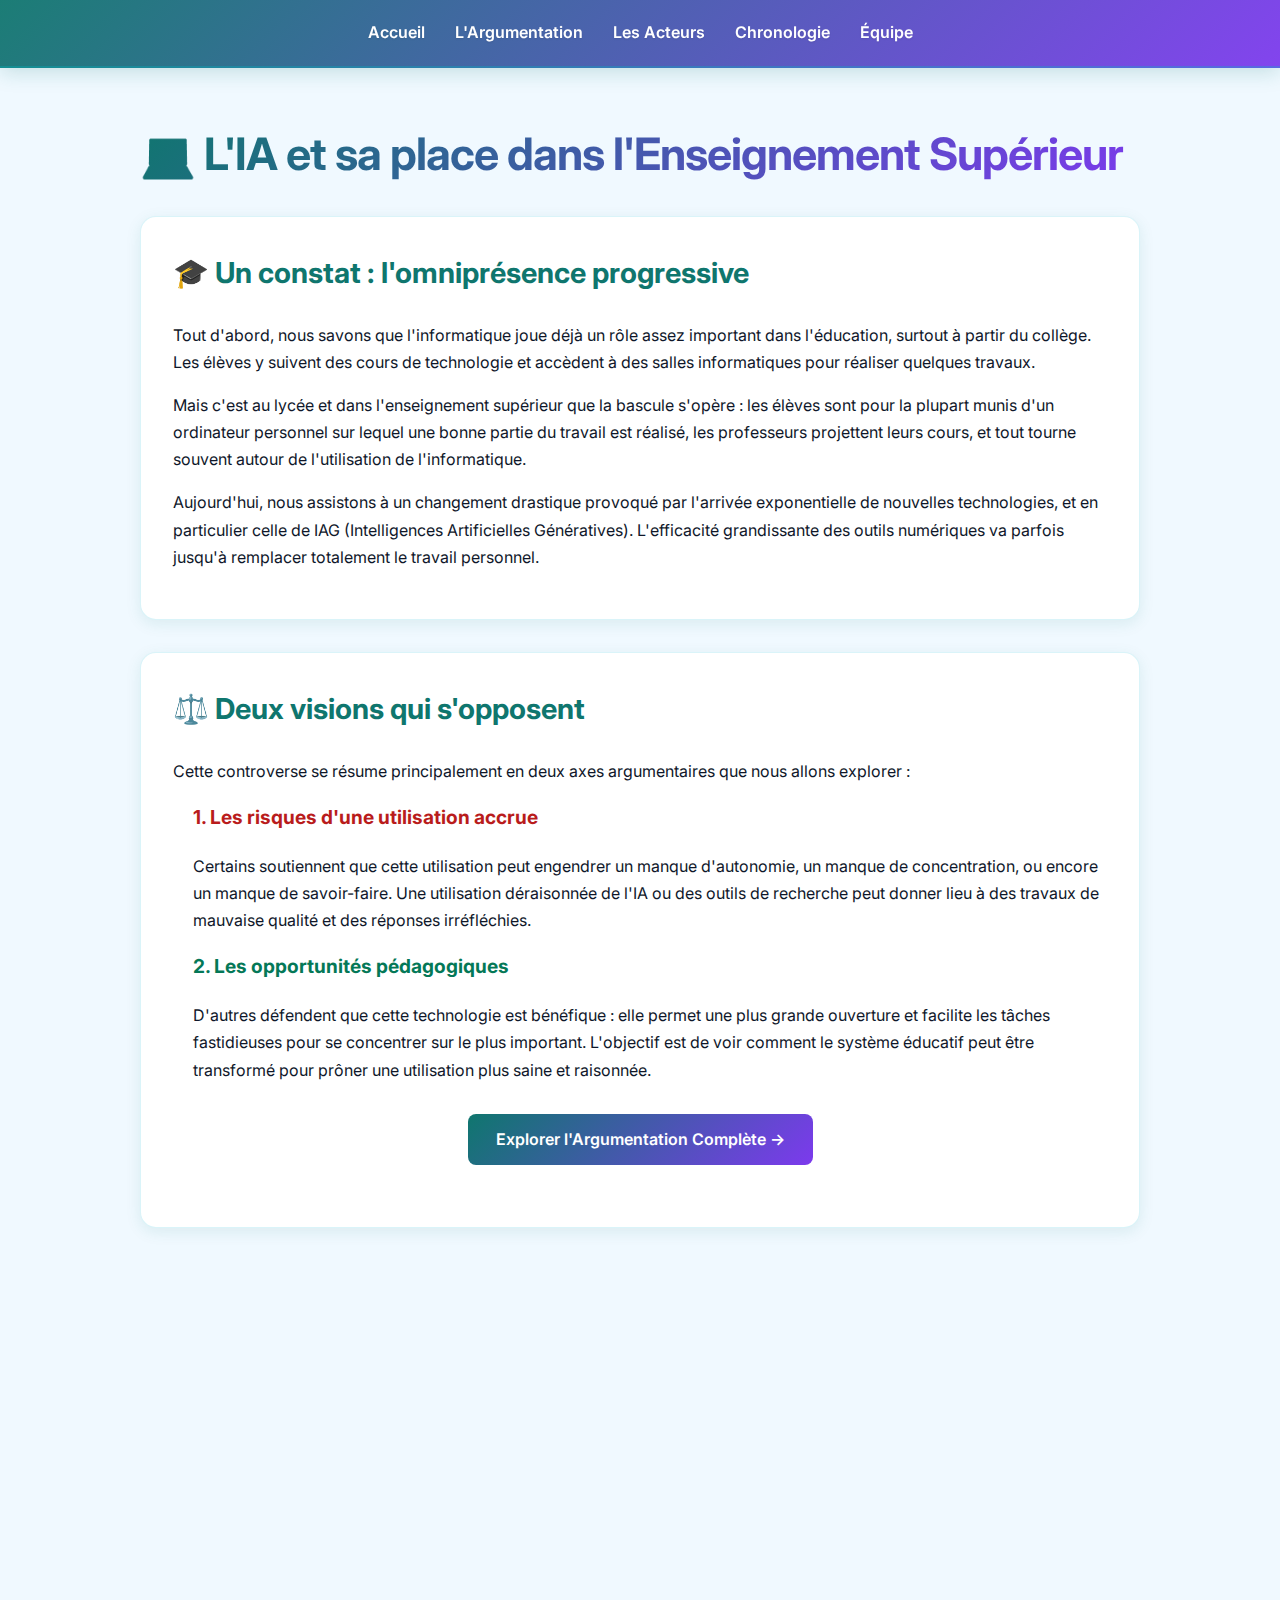
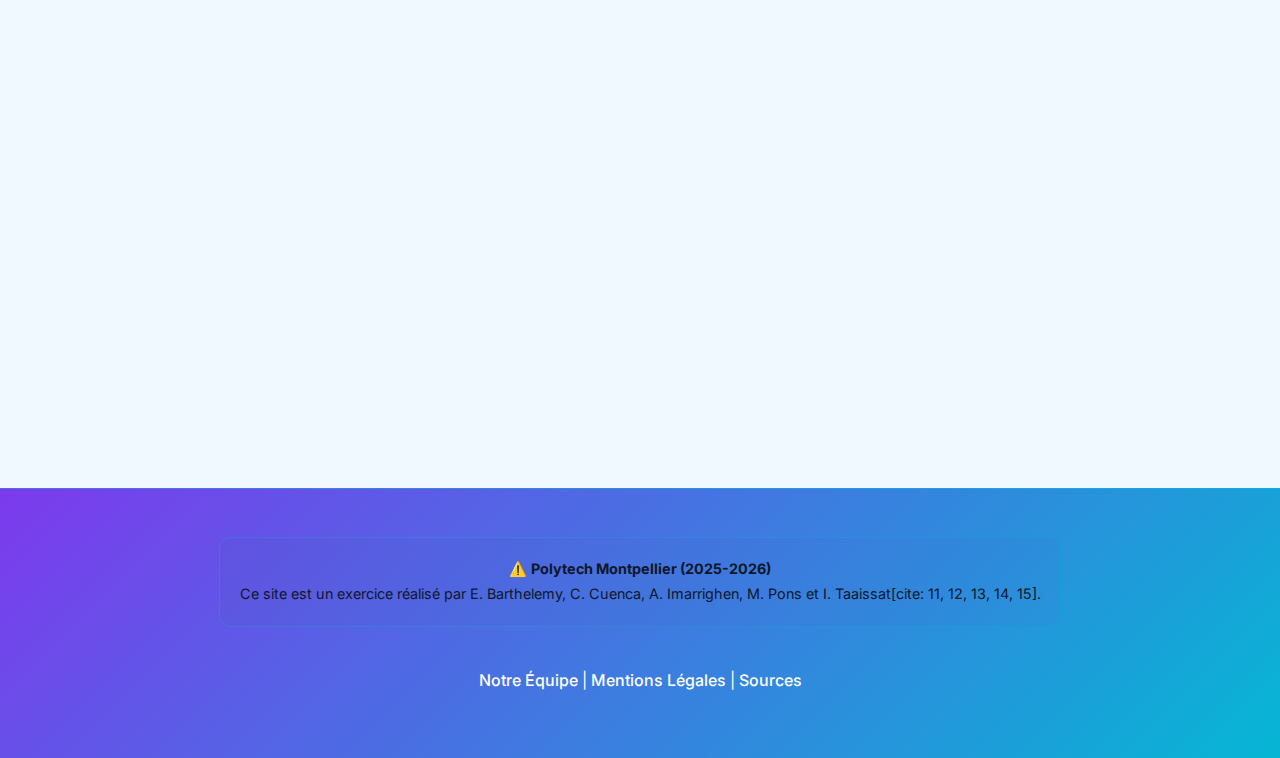
<file: index.html>
<!DOCTYPE html>
<html lang="fr">
<head>
    <meta charset="UTF-8">
    <meta name="viewport" content="width=device-width, initial-scale=1.0">
    <title>Controverse : Informatique & Éducation</title>
    <link rel="stylesheet" href="style.css">
</head>
<body>

<header>
    <nav>
        <ul>
            <li><a href="index.html">Accueil</a></li>
            <li><a href="pages/argumentation.html">L'Argumentation</a></li>
            <li><a href="pages/acteurs.html">Les Acteurs</a></li>
            <li><a href="pages/chronologie.html">Chronologie</a></li>
            <li><a href="pages/equipe.html">Équipe</a></li>
        </ul>
    </nav>
</header>

<main>
    <h1>💻 L'IA et sa place dans l'Enseignement Supérieur</h1>

    <article>
        <h2>🎓 Un constat : l'omniprésence progressive</h2>
        <p>
            Tout d'abord, nous savons que l'informatique joue déjà un rôle assez important dans l'éducation,
            surtout à partir du collège. Les élèves y suivent des cours de technologie et accèdent à des salles informatiques
            pour réaliser quelques travaux.
        </p>
        <p>
            Mais c'est au lycée et dans l'enseignement supérieur que la bascule s'opère : les élèves sont pour la plupart munis
            d'un ordinateur personnel sur lequel une bonne partie du travail est réalisé, les professeurs projettent leurs cours,
            et tout tourne souvent autour de l'utilisation de l'informatique.
        </p>
        <p>
            Aujourd'hui, nous assistons à un changement drastique provoqué par l'arrivée exponentielle de nouvelles technologies, et en particulier celle de IAG (Intelligences Artificielles Génératives).
            L'efficacité grandissante des outils numériques va parfois jusqu'à remplacer totalement le travail personnel.
        </p>
    </article>

    <article>
        <h2>⚖️ Deux visions qui s'opposent</h2>
        <p>
            Cette controverse se résume principalement en deux axes argumentaires que nous allons explorer :
        </p>

        <div style="margin-left: 20px; margin-bottom: 20px;">
            <h3 style="font-size: 1.2rem; color: #b91c1c;">1. Les risques d'une utilisation accrue</h3>
            <p>
                Certains soutiennent que cette utilisation peut engendrer un manque d'autonomie, un manque de concentration,
                ou encore un manque de savoir-faire. Une utilisation déraisonnée de l'IA ou des outils de recherche
                peut donner lieu à des travaux de mauvaise qualité et des réponses irréfléchies.
            </p>

            <h3 style="font-size: 1.2rem; color: #047857;">2. Les opportunités pédagogiques</h3>
            <p>
                D'autres défendent que cette technologie est bénéfique : elle permet une plus grande ouverture et facilite
                les tâches fastidieuses pour se concentrer sur le plus important. L'objectif est de voir comment
                le système éducatif peut être transformé pour prôner une utilisation plus saine et raisonnée.
            </p>
        </div>

        <div style="text-align: center; margin: 30px 0;">
            <a href="pages/argumentation.html" class="button">Explorer l'Argumentation Complète &rarr;</a>
        </div>
    </article>

    <article>
        <h2>🤔 Pourquoi cette controverse nous touche ?</h2>
        <p>
            Actuellement en formation à <strong>Polytech Montpellier</strong>, ce sujet est crucial pour nous et touche autant
            notre présent que notre futur. Nous nous posons régulièrement la question : jusqu'où sommes-nous prêts
            à utiliser l'informatique et à nous appuyer dessus pour notre travail personnel ?
        </p>
        <p>
            Le constat est alarmant : <strong>aucune règle précise n'est mise en place pour en contrôler l'utilisation</strong>.
            Si aucune régulation n'intervient, de plus en plus d'étudiants pourraient s'attacher trop à l'IA et devenir dépendants,
            remplaçant ainsi l'éducation et le travail personnel par du simple « prompting ».
        </p>
        <p style="font-weight: bold; border-left: 4px solid var(--primary); padding-left: 15px; margin-top: 20px;">
            Nous pensons donc que cette controverse est un pilier pour le futur du monde, et qu'elle doit être abordée
            avec la plus haute attention.
        </p>
    </article>

    <section>
        <h2>🔍 Naviguer dans notre dossier</h2>
        <div style="display: grid; grid-template-columns: repeat(auto-fit, minmax(240px, 1fr)); gap: 1.5rem; margin-top: 1.5rem;">
            <div style="padding: 1.5rem; background: linear-gradient(135deg, rgba(124,58,237,0.08) 0%, rgba(6,182,212,0.08) 100%); border-radius: 12px; border-left: 4px solid #7c3aed;">
                <h3 style="margin-top: 0; color: #7c3aed;">👥 Les Acteurs</h3>
                <p>Les acteurs de l'essor de l'IA.</p>
                <a href="pages/acteurs.html" style="font-size: 0.9rem; font-weight: bold;">Voir la carte &rarr;</a>
            </div>
            <div style="padding: 1.5rem; background: linear-gradient(135deg, rgba(6,182,212,0.08) 0%, rgba(15,118,110,0.08) 100%); border-radius: 12px; border-left: 4px solid #06b6d4;">
                <h3 style="margin-top: 0; color: #06b6d4;">⏱️ La Chronologie</h3>
                <p>L'évolution rapide des IA.</p>
                <a href="pages/chronologie.html" style="font-size: 0.9rem; font-weight: bold;">Voir la frise &rarr;</a>
            </div>
        </div>
    </section>

</main>

<footer>
    <div class="disclaimer">
        ⚠️ <strong>Polytech Montpellier (2025-2026)</strong><br>
        Ce site est un exercice réalisé par E. Barthelemy, C. Cuenca, A. Imarrighen, M. Pons et I. Taaissat[cite: 11, 12, 13, 14, 15].
    </div>
    <p>
        <a href="pages/equipe.html">Notre Équipe</a> |
        <a href="pages/mentions.html">Mentions Légales</a> |
        <a href="pages/bibliographie.html">Sources</a>
    </p>
</footer>

<script src="script.js"></script>
</body>
</html>
</file>
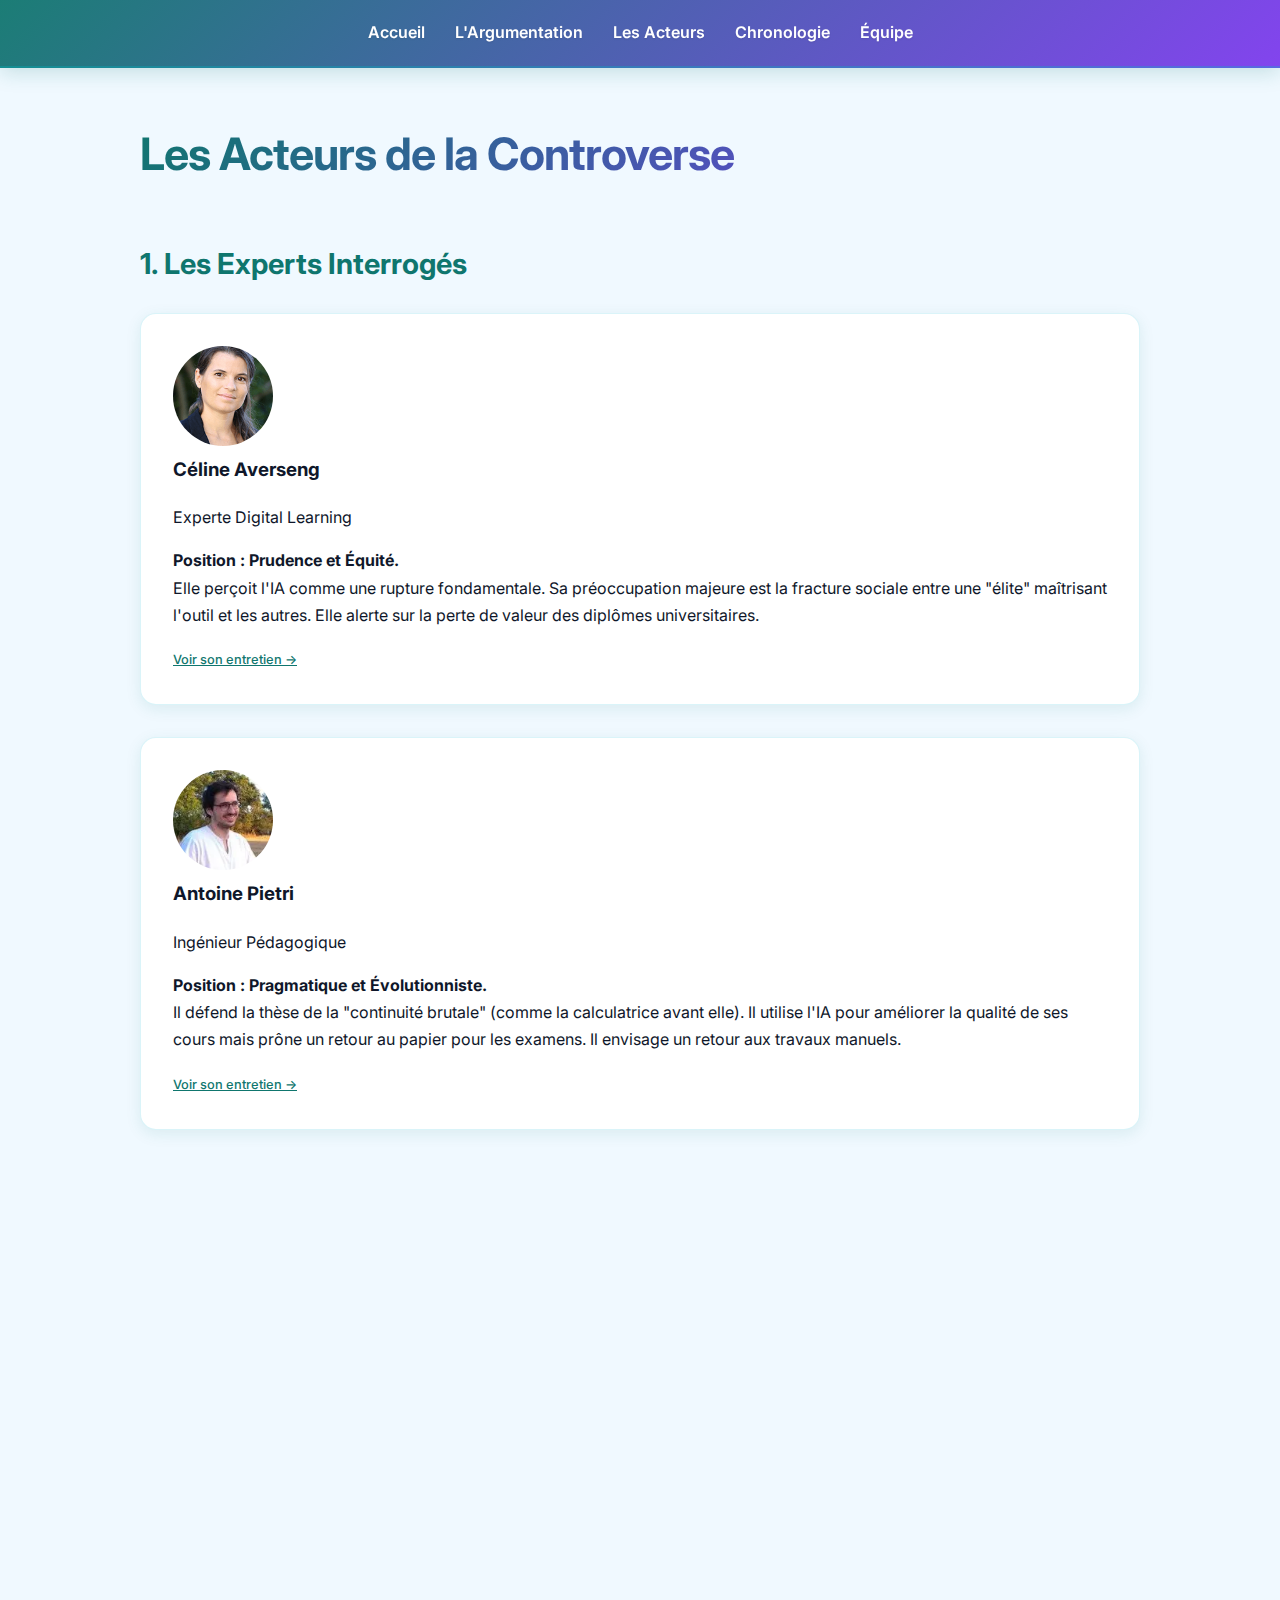
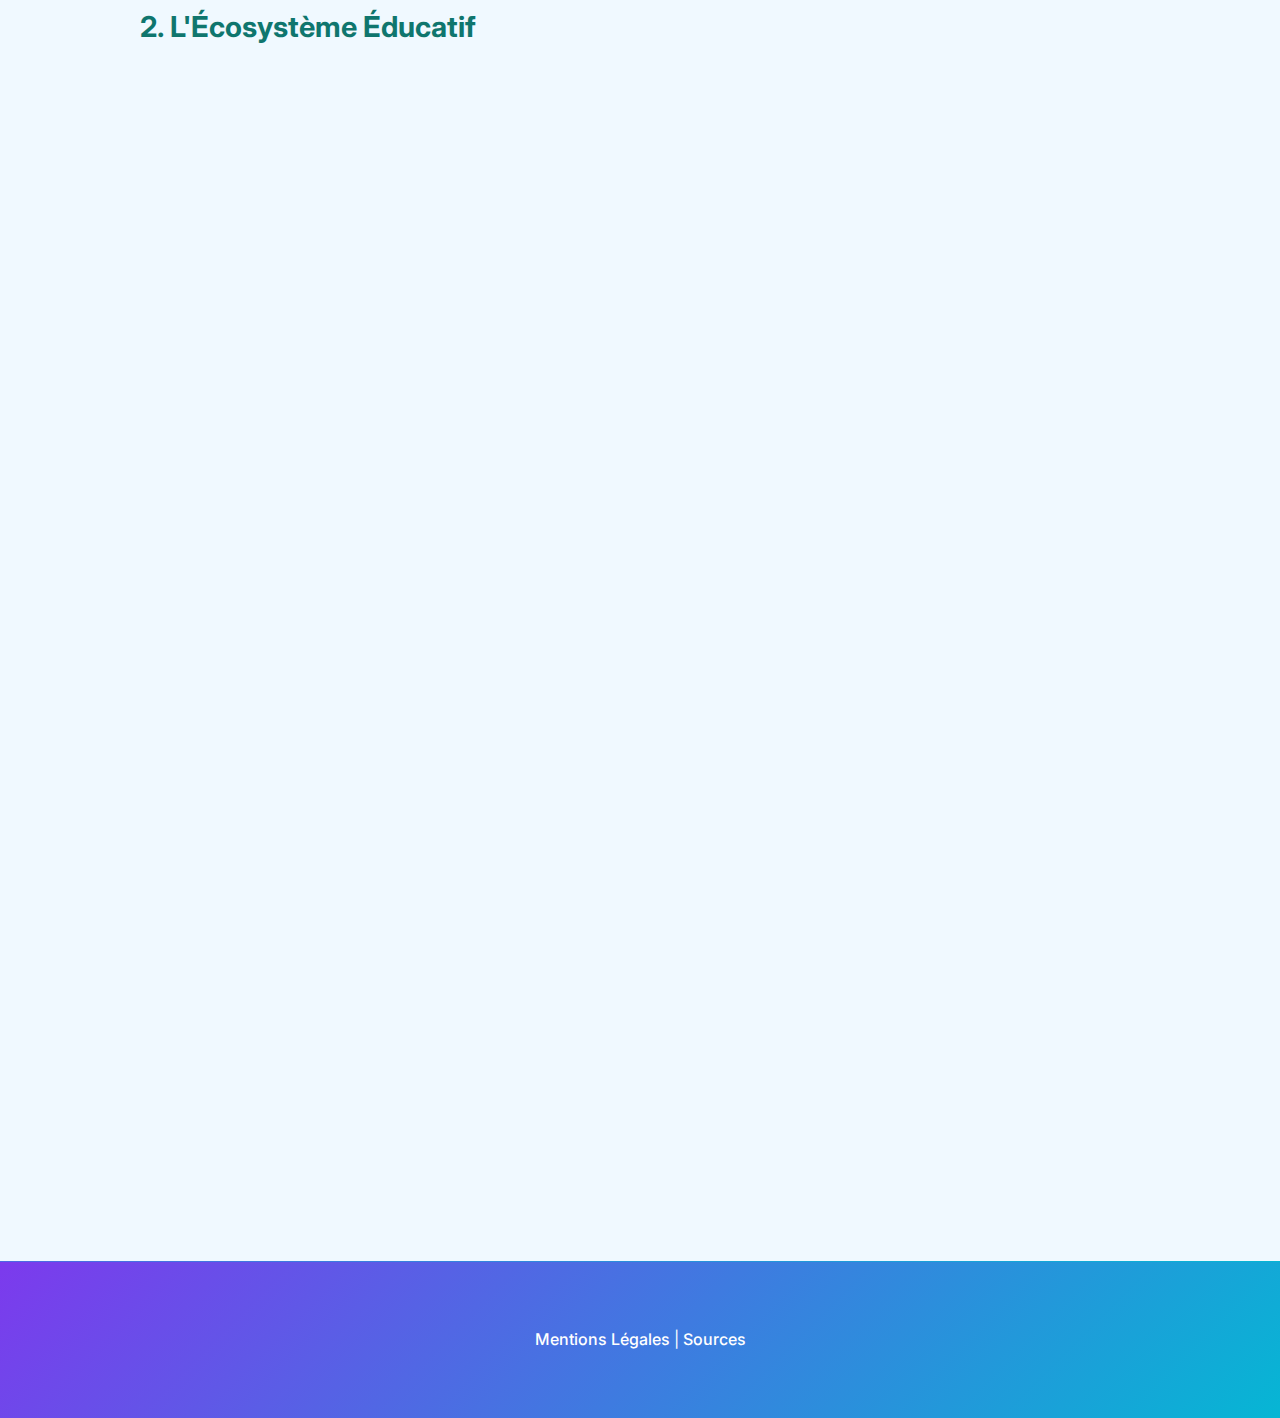
<file: pages/acteurs.html>
<!DOCTYPE html>
<html lang="fr">
<head>
  <meta charset="UTF-8">
  <title>Cartographie des Acteurs</title>
  <link rel="stylesheet" href="../style.css">
</head>
<body>

<header>
  <nav>
    <ul>
      <li><a href="../index.html">Accueil</a></li>
      <li><a href="argumentation.html">L'Argumentation</a></li>
      <li><a href="acteurs.html">Les Acteurs</a></li>
      <li><a href="chronologie.html">Chronologie</a></li>
      <li><a href="equipe.html">Équipe</a></li>
    </ul>
  </nav>
</header>

<main>
  <h1>Les Acteurs de la Controverse</h1>

  <h2 style="color: var(--primary); margin-top: 3rem;">1. Les Experts Interrogés</h2>
  <div class="actors-grid">

    <div class="actor-card">
      <img src="../assets/celine_averseng.png" alt="Céline Averseng" style="border-radius:50%; width: 100px; height: 100px; object-fit: cover;">
      <h3>Céline Averseng</h3>
      <span class="actor-role" >Experte Digital Learning</span>
      <p>
        <strong>Position : Prudence et Équité.</strong><br>
        Elle perçoit l'IA comme une rupture fondamentale. Sa préoccupation majeure est la fracture sociale entre une "élite" maîtrisant l'outil et les autres. Elle alerte sur la perte de valeur des diplômes universitaires.
      </p>
      <a href="dossier-preuve.html#averseng" style="font-size: 0.8rem; text-decoration: underline;">Voir son entretien &rarr;</a>
    </div>

    <div class="actor-card">
      <img src="../assets/antoine_pietri.png" alt="Antoine Pietri" style="border-radius:50%; width: 100px; height: 100px; object-fit: cover;">
      <h3>Antoine Pietri</h3>
      <span class="actor-role">Ingénieur Pédagogique</span>
      <p>
        <strong>Position : Pragmatique et Évolutionniste.</strong><br>
        Il défend la thèse de la "continuité brutale" (comme la calculatrice avant elle). Il utilise l'IA pour améliorer la qualité de ses cours mais prône un retour au papier pour les examens. Il envisage un retour aux travaux manuels.
      </p>
      <a href="dossier-preuve.html#pietri" style="font-size: 0.8rem; text-decoration: underline;">Voir son entretien &rarr;</a>
    </div>

    <div class="actor-card">
      <img src="../assets/jeremi_sauvage.png" alt="Jérémi Sauvage" style="border-radius:50%; width: 100px; height: 100px; object-fit: cover;">
      <h3>Jérémi Sauvage</h3>
      <span class="actor-role">Enseignant Chercheur</span>
      <p>
        <strong>Position : Critique et Historique.</strong><br>
        Il replace l'IA dans l'histoire de Turing et la définit comme un "simulacre" sans conscience. Il alerte sur l'impact écologique et le risque d'effondrement du modèle. Il insiste sur la formation au "Prompting".
      </p>
      <a href="dossier-preuve.html#sauvage" style="font-size: 0.8rem; text-decoration: underline;">Voir son entretien &rarr;</a>
    </div>

  </div>

  <h2 style="color: var(--primary); margin-top: 3rem;">2. L'Écosystème Éducatif</h2>
  <div class="actors-grid">

    <div class="actor-card">
      <img src="../assets/student.png" alt="Étudiants" style="border-radius:50%; width: 100px; height: 100px; object-fit: cover;">
      <h3>Les Étudiants</h3>
      <span class="actor-role">Utilisateurs</span>
      <p>
        Premiers concernés, ils oscillent entre l'opportunité d'un tuteur personnalisé et le risque de dépendance cognitive ("prompting" au lieu d'apprendre). Ils font face à une illusion de compétence : beaucoup ne savent pas "prompter" efficacement.
      </p>
    </div>

    <div class="actor-card">
      <img src="../assets/institution.png" alt="Institutions" style="border-radius:50%; width: 100px; height: 100px; object-fit: cover;">
      <h3>Les Institutions</h3>
      <span class="actor-role">Régulateurs</span>
      <p>
        (Polytech, Universités, Ministère). Elles sont en retard sur la régulation. Elles cherchent à adapter les méthodes d'évaluation (oral, papier) pour garantir la valeur du diplôme, tout en intégrant ces outils inévitables.
      </p>
    </div>

    <div class="actor-card">
      <img src="../assets/openai.png" alt="Tech" style="border-radius:50%; width: 100px; height: 100px; object-fit: cover;">
      <h3>Les Constructeurs d'IA</h3>
      <span class="actor-role">Fournisseurs</span>
      <p>
        (OpenAI, Google, etc.). Acteurs souvent invisibles mais cruciaux. Jérémi Sauvage souligne qu'ils ne sont pas éthiquement neutres. Ils détiennent le pouvoir de modifier l'information et d'influencer les masses.
      </p>
    </div>

  </div>
</main>

<footer>
  <p>
    <a href="mentions.html">Mentions Légales</a> |
    <a href="bibliographie.html">Sources</a>
  </p>
</footer>

<script src="../script.js"></script>
</body>
</html>
</file>
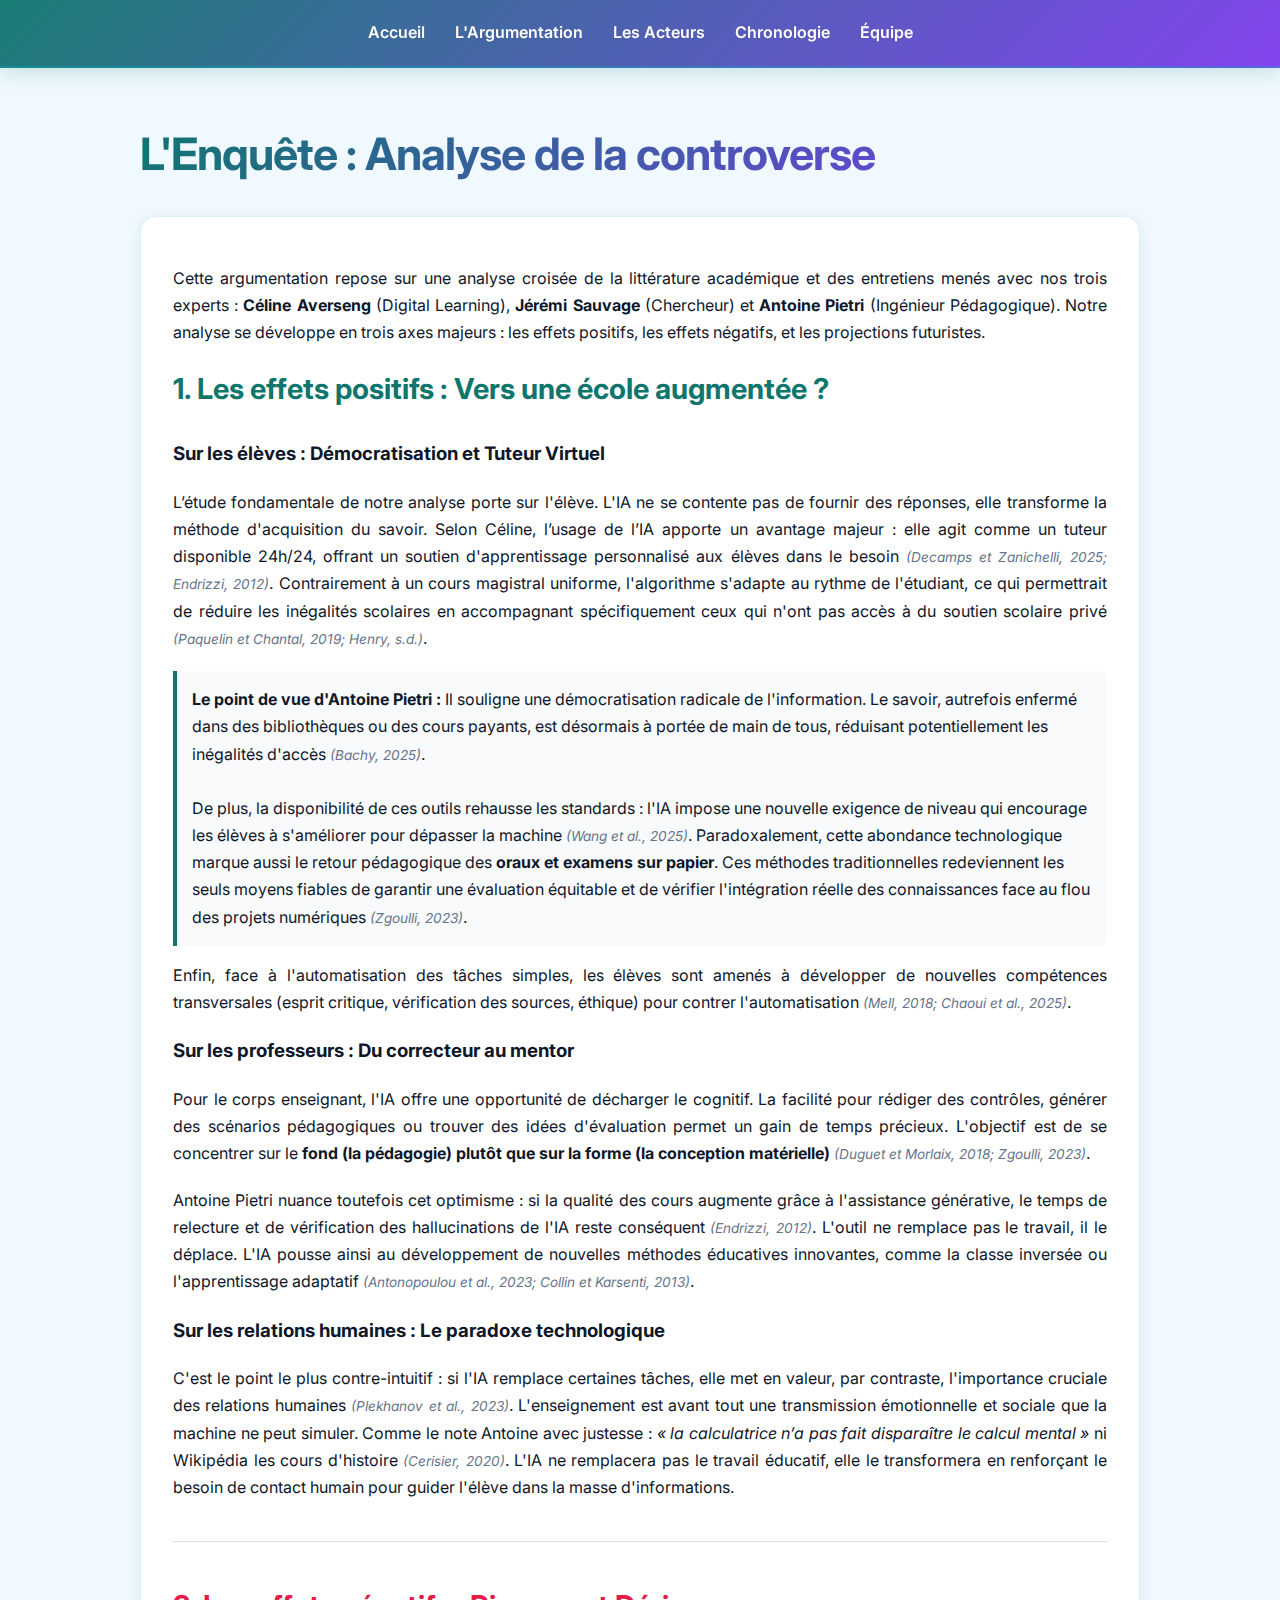
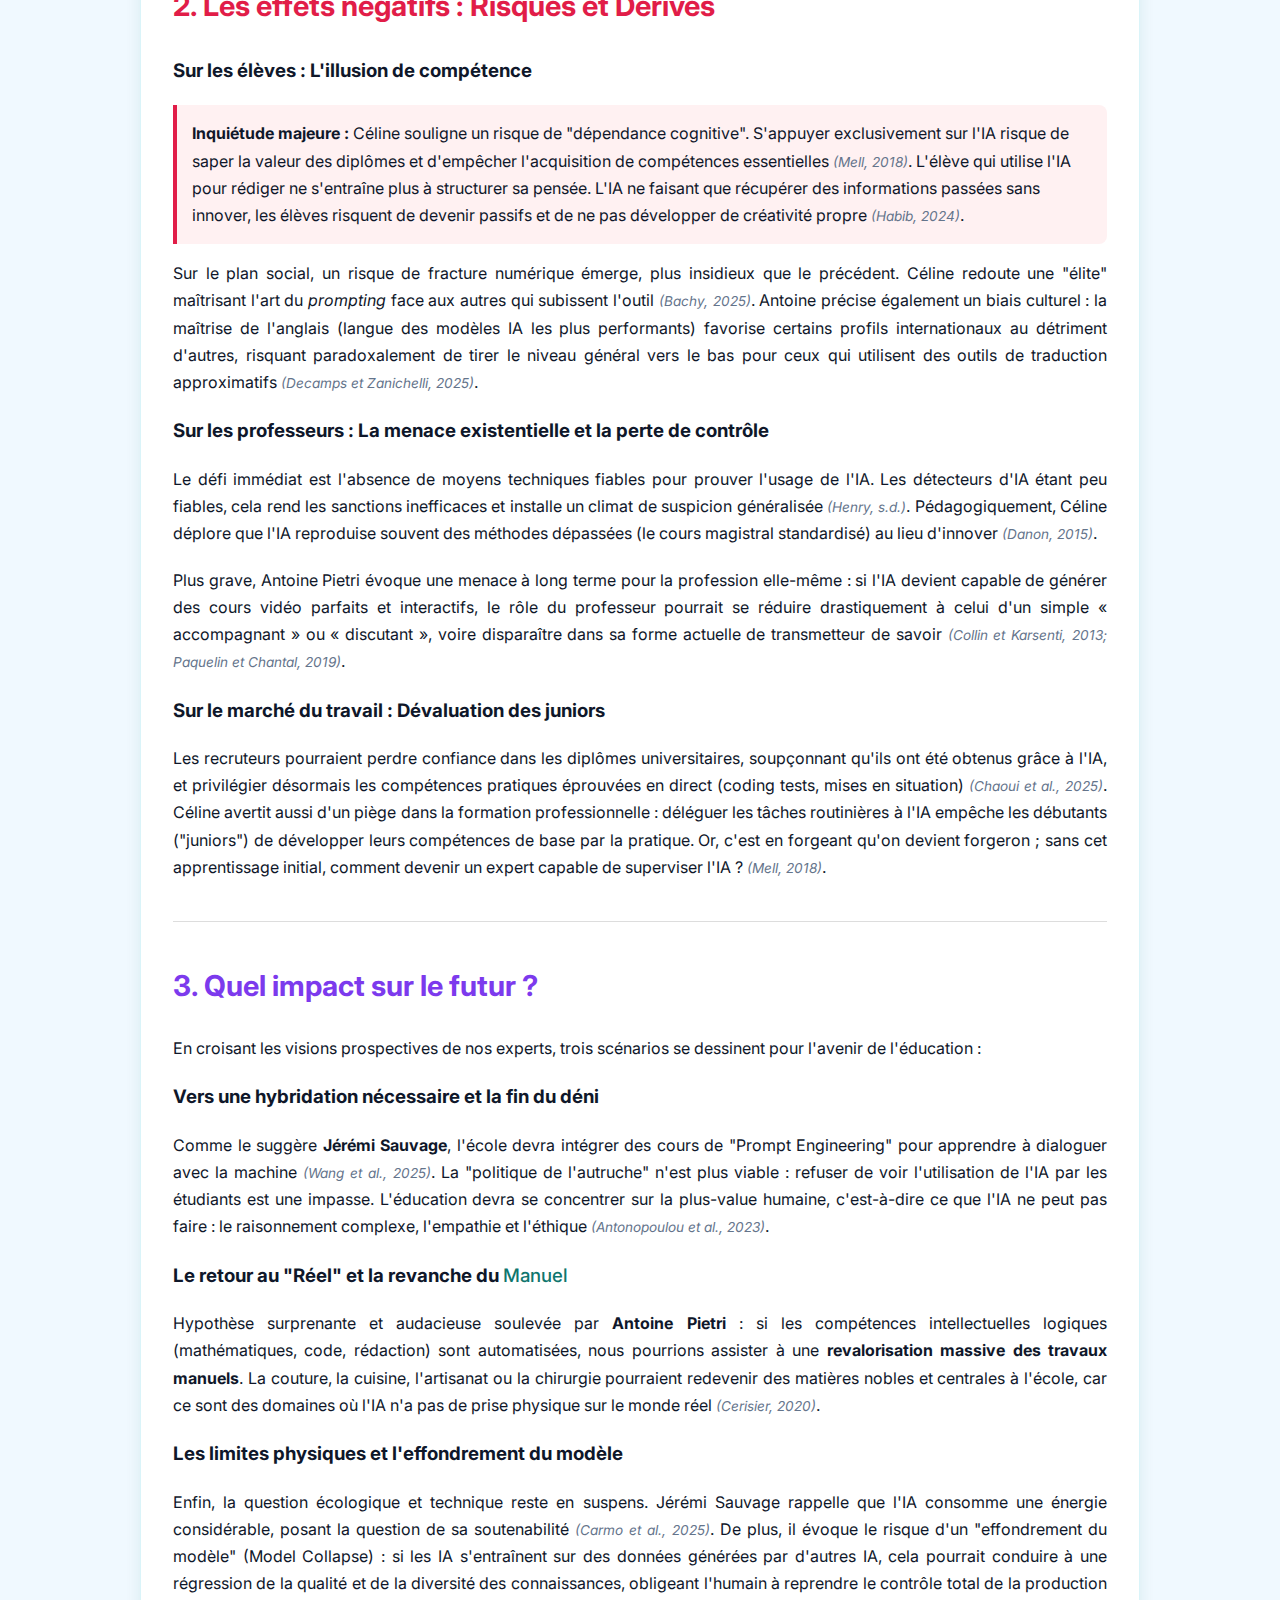
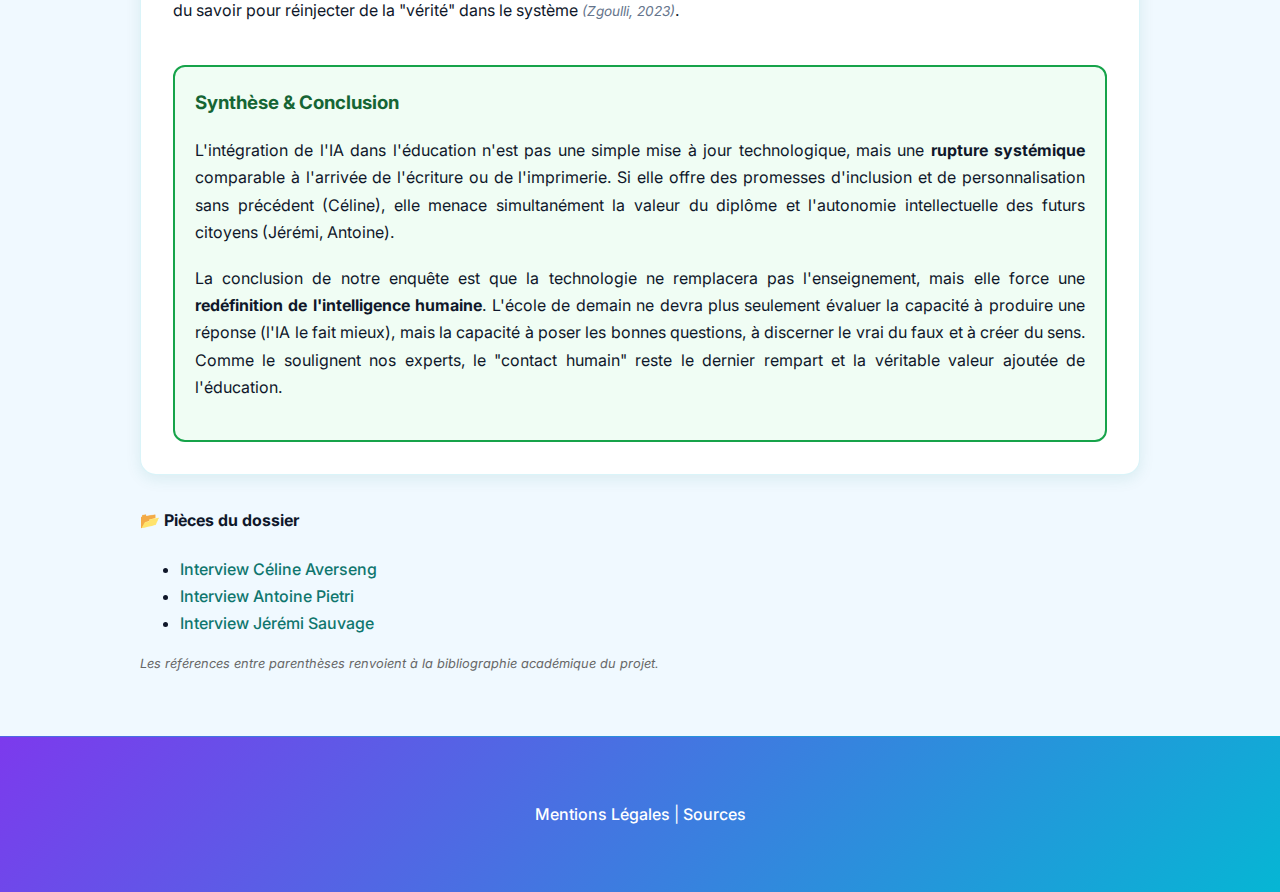
<file: pages/argumentation.html>
<!DOCTYPE html>
<html lang="fr">
<head>
  <meta charset="UTF-8">
  <title>L'Argumentation - Analyse</title>
  <link rel="stylesheet" href="../style.css">
  <style>
    /* Petit style pour rendre les références académiques discrètes mais lisibles */
    .ref {
      font-size: 0.85em;
      color: #64748b;
      font-style: italic;
    }
    .highlight-box {
      background-color: #f8fafc;
      border-left: 4px solid var(--primary);
      padding: 15px;
      margin: 15px 0;
      border-radius: 0 8px 8px 0;
    }
    .negative-box {
      background-color: #fff1f2;
      border-left: 4px solid #e11d48;
      padding: 15px;
      margin: 15px 0;
      border-radius: 0 8px 8px 0;
    }
    /* Amélioration de la lisibilité du texte */
    article p {
      text-align: justify;
      margin-bottom: 1.2rem;
    }
  </style>
</head>
<body>

<header>
  <nav>
    <ul>
      <li><a href="../index.html">Accueil</a></li>
      <li><a href="argumentation.html">L'Argumentation</a></li>
      <li><a href="acteurs.html">Les Acteurs</a></li>
      <li><a href="chronologie.html">Chronologie</a></li>
      <li><a href="equipe.html">Équipe</a></li>
    </ul>
  </nav>
</header>

<main>
  <h1>L'Enquête : Analyse de la controverse</h1>

  <div class="layout-argumentation">
    <article>
      <p class="intro">
        Cette argumentation repose sur une analyse croisée de la littérature académique et des entretiens menés avec nos trois experts :
        <strong>Céline Averseng</strong> (Digital Learning), <strong>Jérémi Sauvage</strong> (Chercheur) et <strong>Antoine Pietri</strong> (Ingénieur Pédagogique).
        Notre analyse se développe en trois axes majeurs : les effets positifs, les effets négatifs, et les projections futuristes.
      </p>

      <h2 style="color: var(--primary);">1. Les effets positifs : Vers une école augmentée ?</h2>

      <h3>Sur les élèves : Démocratisation et Tuteur Virtuel</h3>
      <p>
        L’étude fondamentale de notre analyse porte sur l'élève. L'IA ne se contente pas de fournir des réponses, elle transforme la méthode d'acquisition du savoir.
        Selon Céline, l’usage de l’IA apporte un avantage majeur : elle agit comme un tuteur disponible 24h/24, offrant un soutien d'apprentissage personnalisé aux élèves dans le besoin <span class="ref">(Decamps et Zanichelli, 2025; Endrizzi, 2012)</span>.
        Contrairement à un cours magistral uniforme, l'algorithme s'adapte au rythme de l'étudiant, ce qui permettrait de réduire les inégalités scolaires en accompagnant spécifiquement ceux qui n'ont pas accès à du soutien scolaire privé <span class="ref">(Paquelin et Chantal, 2019; Henry, s.d.)</span>.
      </p>

      <div class="highlight-box">
        <strong>Le point de vue d'Antoine Pietri :</strong> Il souligne une démocratisation radicale de l'information. Le savoir, autrefois enfermé dans des bibliothèques ou des cours payants, est désormais à portée de main de tous,
        réduisant potentiellement les inégalités d'accès <span class="ref">(Bachy, 2025)</span>.
        <br><br>
        De plus, la disponibilité de ces outils rehausse les standards : l'IA impose une nouvelle exigence de niveau qui encourage les élèves à s'améliorer pour dépasser la machine <span class="ref">(Wang et al., 2025)</span>.
        Paradoxalement, cette abondance technologique marque aussi le retour pédagogique des <strong>oraux et examens sur papier</strong>. Ces méthodes traditionnelles redeviennent les seuls moyens fiables de garantir une évaluation équitable et de vérifier l'intégration réelle des connaissances face au flou des projets numériques <span class="ref">(Zgoulli, 2023)</span>.
      </div>

      <p>
        Enfin, face à l'automatisation des tâches simples, les élèves sont amenés à développer de nouvelles compétences transversales (esprit critique, vérification des sources, éthique) pour contrer l'automatisation <span class="ref">(Mell, 2018; Chaoui et al., 2025)</span>.
      </p>

      <h3>Sur les professeurs : Du correcteur au mentor</h3>
      <p>
        Pour le corps enseignant, l'IA offre une opportunité de décharger le cognitif. La facilité pour rédiger des contrôles, générer des scénarios pédagogiques ou trouver des idées d'évaluation permet un gain de temps précieux.
        L'objectif est de se concentrer sur le <strong>fond (la pédagogie) plutôt que sur la forme (la conception matérielle)</strong> <span class="ref">(Duguet et Morlaix, 2018; Zgoulli, 2023)</span>.
      </p>
      <p>
        Antoine Pietri nuance toutefois cet optimisme : si la qualité des cours augmente grâce à l'assistance générative, le temps de relecture et de vérification des hallucinations de l'IA reste conséquent <span class="ref">(Endrizzi, 2012)</span>.
        L'outil ne remplace pas le travail, il le déplace. L'IA pousse ainsi au développement de nouvelles méthodes éducatives innovantes, comme la classe inversée ou l'apprentissage adaptatif <span class="ref">(Antonopoulou et al., 2023; Collin et Karsenti, 2013)</span>.
      </p>

      <h3>Sur les relations humaines : Le paradoxe technologique</h3>
      <p>
        C'est le point le plus contre-intuitif : si l'IA remplace certaines tâches, elle met en valeur, par contraste, l'importance cruciale des relations humaines <span class="ref">(Plekhanov et al., 2023)</span>.
        L'enseignement est avant tout une transmission émotionnelle et sociale que la machine ne peut simuler.
        Comme le note Antoine avec justesse : <em>« la calculatrice n’a pas fait disparaître le calcul mental »</em> ni Wikipédia les cours d'histoire <span class="ref">(Cerisier, 2020)</span>.
        L'IA ne remplacera pas le travail éducatif, elle le transformera en renforçant le besoin de contact humain pour guider l'élève dans la masse d'informations.
      </p>

      <hr style="margin: 40px 0; border: 0; border-top: 1px solid #ddd;">

      <h2 style="color: #e11d48;">2. Les effets négatifs : Risques et Dérives</h2>

      <h3>Sur les élèves : L'illusion de compétence</h3>
      <div class="negative-box">
        <strong>Inquiétude majeure :</strong> Céline souligne un risque de "dépendance cognitive". S'appuyer exclusivement sur l'IA risque de saper la valeur des diplômes
        et d'empêcher l'acquisition de compétences essentielles <span class="ref">(Mell, 2018)</span>. L'élève qui utilise l'IA pour rédiger ne s'entraîne plus à structurer sa pensée.
        L'IA ne faisant que récupérer des informations passées sans innover, les élèves risquent de devenir passifs et de ne pas développer de créativité propre <span class="ref">(Habib, 2024)</span>.
      </div>
      <p>
        Sur le plan social, un risque de fracture numérique émerge, plus insidieux que le précédent. Céline redoute une "élite" maîtrisant l'art du <em>prompting</em> face aux autres qui subissent l'outil <span class="ref">(Bachy, 2025)</span>.
        Antoine précise également un biais culturel : la maîtrise de l'anglais (langue des modèles IA les plus performants) favorise certains profils internationaux au détriment d'autres,
        risquant paradoxalement de tirer le niveau général vers le bas pour ceux qui utilisent des outils de traduction approximatifs <span class="ref">(Decamps et Zanichelli, 2025)</span>.
      </p>

      <h3>Sur les professeurs : La menace existentielle et la perte de contrôle</h3>
      <p>
        Le défi immédiat est l'absence de moyens techniques fiables pour prouver l'usage de l'IA. Les détecteurs d'IA étant peu fiables, cela rend les sanctions inefficaces et installe un climat de suspicion généralisée <span class="ref">(Henry, s.d.)</span>.
        Pédagogiquement, Céline déplore que l'IA reproduise souvent des méthodes dépassées (le cours magistral standardisé) au lieu d'innover <span class="ref">(Danon, 2015)</span>.
      </p>
      <p>
        Plus grave, Antoine Pietri évoque une menace à long terme pour la profession elle-même : si l'IA devient capable de générer des cours vidéo parfaits et interactifs, le rôle du professeur pourrait se réduire drastiquement
        à celui d'un simple « accompagnant » ou « discutant », voire disparaître dans sa forme actuelle de transmetteur de savoir <span class="ref">(Collin et Karsenti, 2013; Paquelin et Chantal, 2019)</span>.
      </p>

      <h3>Sur le marché du travail : Dévaluation des juniors</h3>
      <p>
        Les recruteurs pourraient perdre confiance dans les diplômes universitaires, soupçonnant qu'ils ont été obtenus grâce à l'IA, et privilégier désormais les compétences pratiques éprouvées en direct (coding tests, mises en situation) <span class="ref">(Chaoui et al., 2025)</span>.
        Céline avertit aussi d'un piège dans la formation professionnelle : déléguer les tâches routinières à l'IA empêche les débutants ("juniors")
        de développer leurs compétences de base par la pratique. Or, c'est en forgeant qu'on devient forgeron ; sans cet apprentissage initial, comment devenir un expert capable de superviser l'IA ? <span class="ref">(Mell, 2018)</span>.
      </p>

      <hr style="margin: 40px 0; border: 0; border-top: 1px solid #ddd;">

      <h2 style="color: #7c3aed;">3. Quel impact sur le futur ?</h2>

      <p>
        En croisant les visions prospectives de nos experts, trois scénarios se dessinent pour l'avenir de l'éducation :
      </p>

      <h3>Vers une hybridation nécessaire et la fin du déni</h3>
      <p>
        Comme le suggère <strong>Jérémi Sauvage</strong>, l'école devra intégrer des cours de "Prompt Engineering" pour apprendre à dialoguer avec la machine <span class="ref">(Wang et al., 2025)</span>.
        La "politique de l'autruche" n'est plus viable : refuser de voir l'utilisation de l'IA par les étudiants est une impasse.
        L'éducation devra se concentrer sur la plus-value humaine, c'est-à-dire ce que l'IA ne peut pas faire : le raisonnement complexe, l'empathie et l'éthique <span class="ref">(Antonopoulou et al., 2023)</span>.
      </p>

      <h3>Le retour au "Réel" et la revanche du <a href="https://pmanuel15.github.io/portfolio/">Manuel</a></h3>
      <p>
        Hypothèse surprenante et audacieuse soulevée par <strong>Antoine Pietri</strong> : si les compétences intellectuelles logiques (mathématiques, code, rédaction) sont automatisées,
        nous pourrions assister à une <strong>revalorisation massive des travaux manuels</strong>.
        La couture, la cuisine, l'artisanat ou la chirurgie pourraient redevenir des matières nobles et centrales à l'école, car ce sont des domaines où l'IA n'a pas de prise physique sur le monde réel <span class="ref">(Cerisier, 2020)</span>.
      </p>

      <h3>Les limites physiques et l'effondrement du modèle</h3>
      <p>
        Enfin, la question écologique et technique reste en suspens. Jérémi Sauvage rappelle que l'IA consomme une énergie considérable, posant la question de sa soutenabilité <span class="ref">(Carmo et al., 2025)</span>.
        De plus, il évoque le risque d'un "effondrement du modèle" (Model Collapse) : si les IA s'entraînent sur des données générées par d'autres IA, cela pourrait conduire à une régression
        de la qualité et de la diversité des connaissances, obligeant l'humain à reprendre le contrôle total de la production du savoir pour réinjecter de la "vérité" dans le système <span class="ref">(Zgoulli, 2023)</span>.
      </p>

      <div style="background: #f0fdf4; border: 2px solid #16a34a; padding: 20px; border-radius: 12px; margin-top: 40px;">
        <h3 style="margin-top: 0; color: #166534;">Synthèse & Conclusion</h3>
        <p>
          L'intégration de l'IA dans l'éducation n'est pas une simple mise à jour technologique, mais une <strong>rupture systémique</strong> comparable à l'arrivée de l'écriture ou de l'imprimerie.
          Si elle offre des promesses d'inclusion et de personnalisation sans précédent (Céline), elle menace simultanément la valeur du diplôme et l'autonomie intellectuelle des futurs citoyens (Jérémi, Antoine).
        </p>
        <p>
          La conclusion de notre enquête est que la technologie ne remplacera pas l'enseignement, mais elle force une <strong>redéfinition de l'intelligence humaine</strong>.
          L'école de demain ne devra plus seulement évaluer la capacité à produire une réponse (l'IA le fait mieux), mais la capacité à poser les bonnes questions, à discerner le vrai du faux et à créer du sens.
          Comme le soulignent nos experts, le "contact humain" reste le dernier rempart et la véritable valeur ajoutée de l'éducation.
        </p>
      </div>

    </article>

    <aside>
      <div class="sidebar-box">
        <h4>📂 Pièces du dossier</h4>
        <ul>
          <li><a href="dossier-preuve.html#averseng">Interview Céline Averseng</a></li>
          <li><a href="dossier-preuve.html#pietri">Interview Antoine Pietri</a></li>
          <li><a href="dossier-preuve.html#sauvage">Interview Jérémi Sauvage</a></li>
        </ul>
        <p style="font-size: 0.8rem; margin-top: 15px; color: #666;">
          <em>Les références entre parenthèses renvoient à la bibliographie académique du projet.</em>
        </p>
      </div>
    </aside>
  </div>
</main>

<footer>
  <p>
    <a href="mentions.html">Mentions Légales</a> |
    <a href="bibliographie.html">Sources</a>
  </p>
</footer>

<script src="../script.js"></script>
</body>
</html>
</file>
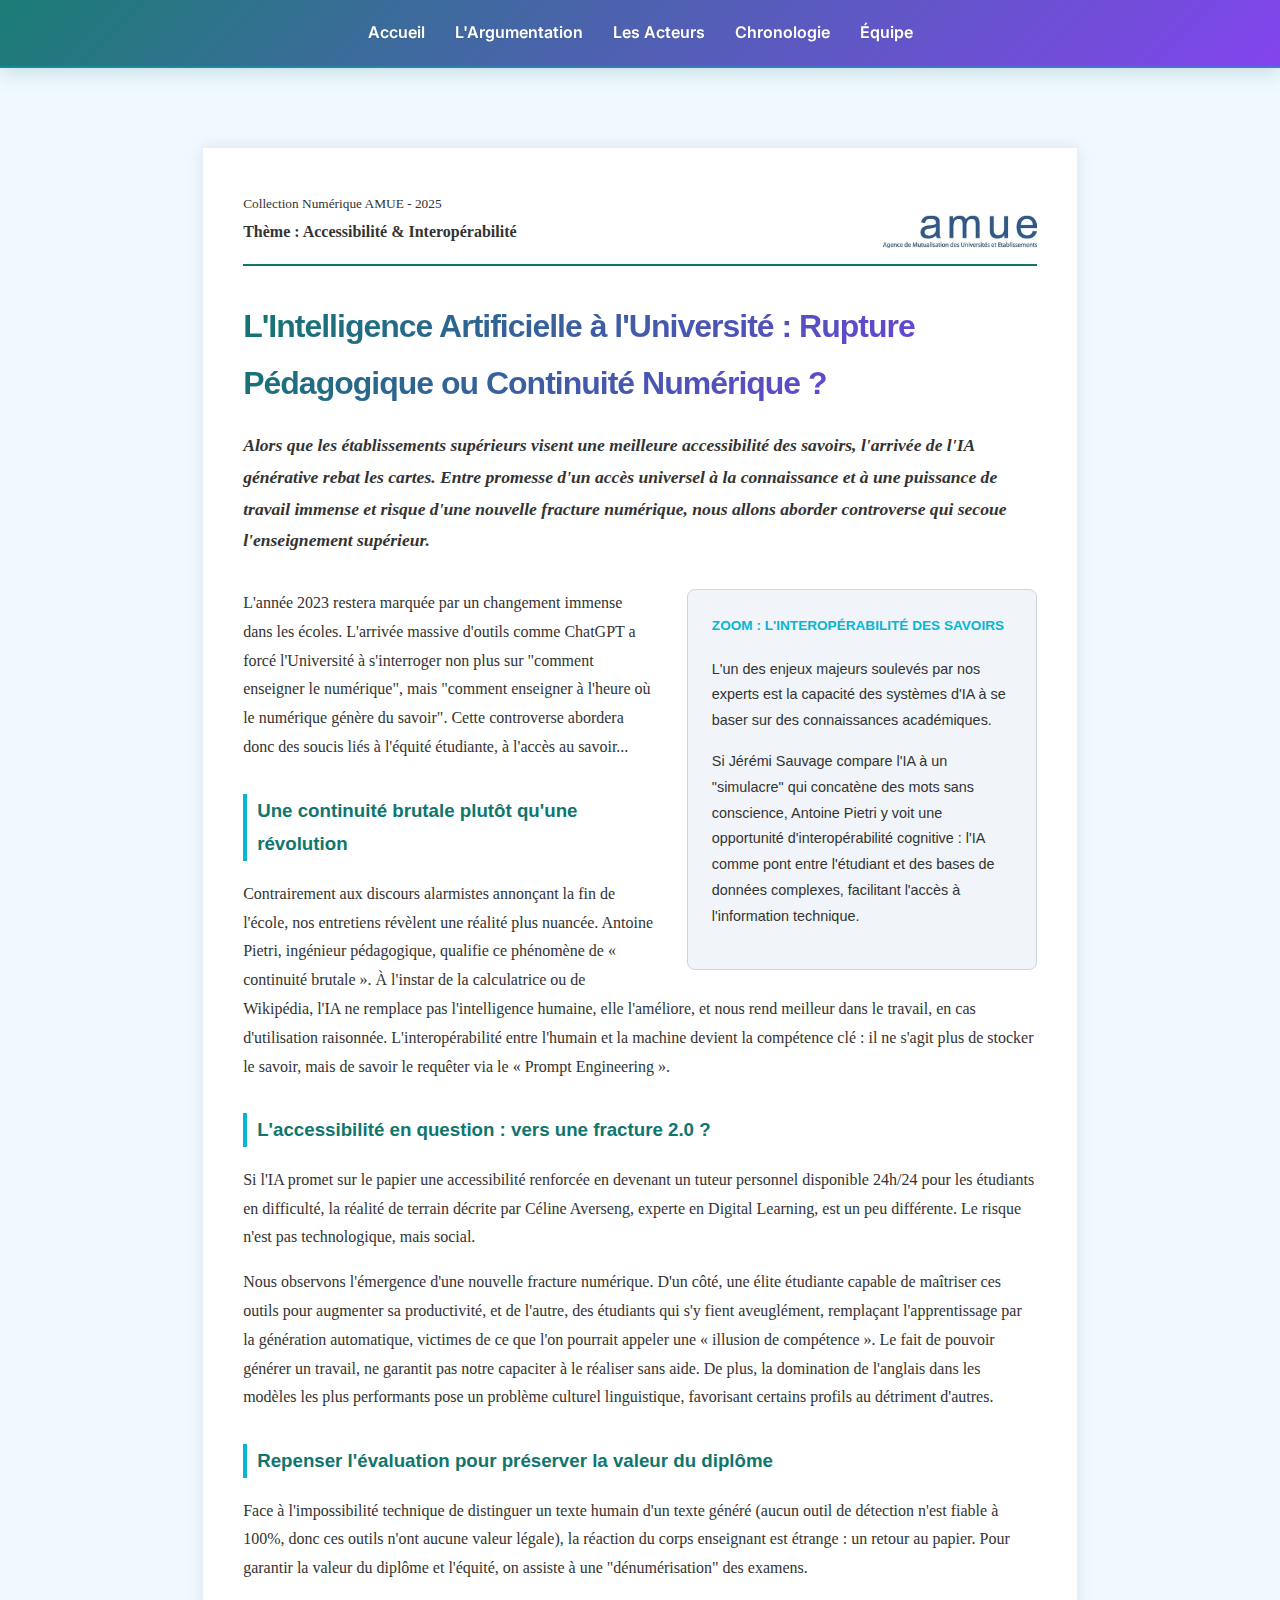
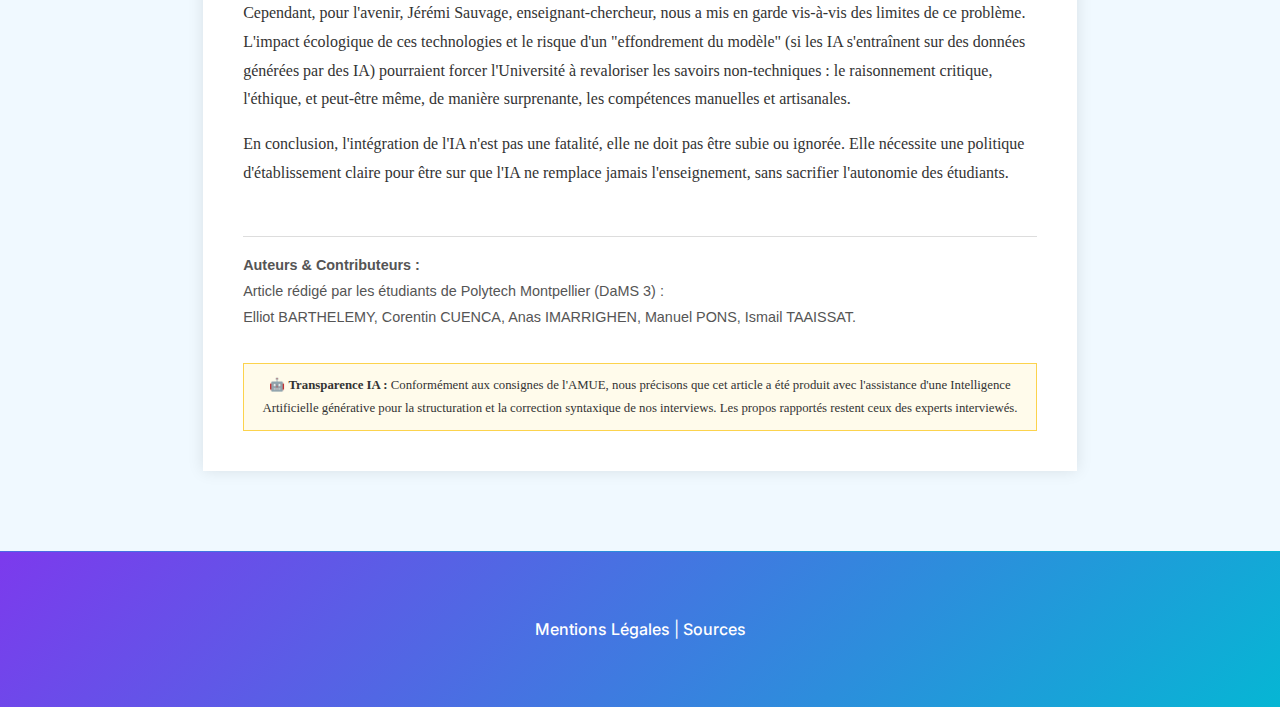
<file: pages/article-amue.html>
<!DOCTYPE html>
<html lang="fr">
<head>
    <meta charset="UTF-8">
    <title>Article AMUE - Collection Numérique</title>
    <link rel="stylesheet" href="../style.css">
    <style>
        /* Style spécifique pour simuler une page d'article "Papier/A4" */
        .page-a4 {
            background: white;
            max-width: 210mm; /* Largeur A4 */
            margin: 2rem auto;
            padding: 2.5rem;
            box-shadow: 0 0 15px rgba(0,0,0,0.1);
            font-family: 'Georgia', serif; /* Police plus "journal" */
            color: #333;
            line-height: 1.8;
        }

        .amue-header {
            border-bottom: 2px solid var(--primary);
            padding-bottom: 1rem;
            margin-bottom: 2rem;
            display: flex;
            justify-content: space-between;
            align-items: center;
        }

        .article-title {
            font-size: 2rem;
            font-weight: bold;
            color: var(--primary-dark);
            margin-bottom: 0.5rem;
            font-family: 'Segoe UI', sans-serif;
        }

        .chapeau {
            font-weight: bold;
            font-style: italic;
            margin-bottom: 2rem;
            font-size: 1.1rem;
        }

        .article-content h3 {
            color: var(--primary);
            border-left: 4px solid var(--accent);
            padding-left: 10px;
            margin-top: 2rem;
            font-family: 'Segoe UI', sans-serif;
        }

        /* L'Encart optionnel (Sidebar dans l'article) */
        .encart {
            float: right;
            width: 300px;
            background: #f1f5f9;
            padding: 1.5rem;
            margin-left: 2rem;
            margin-bottom: 1rem;
            border-radius: 8px;
            border: 1px solid #cbd5e1;
            font-family: 'Segoe UI', sans-serif;
            font-size: 0.9rem;
        }

        .encart h4 {
            margin-top: 0;
            color: var(--accent);
            text-transform: uppercase;
            font-size: 0.85rem;
        }

        .img-container {
            text-align: center;
            margin: 2rem 0;
        }
        .img-container img {
            max-width: 100%;
            border-radius: 4px;
        }
        .caption {
            font-size: 0.8rem;
            color: #666;
            margin-top: 5px;
            font-style: italic;
        }

        .authors-box {
            margin-top: 3rem;
            padding-top: 1rem;
            border-top: 1px solid #ddd;
            font-size: 0.9rem;
            color: #555;
            font-family: 'Segoe UI', sans-serif;
        }

        .ai-notice {
            background: #fffbeb;
            border: 1px solid #fcd34d;
            padding: 10px;
            font-size: 0.8rem;
            margin-top: 2rem;
            text-align: center;
        }
    </style>
</head>
<body>

<header>
    <nav>
        <ul>
            <li><a href="../index.html">Accueil</a></li>
            <li><a href="argumentation.html">L'Argumentation</a></li>
            <li><a href="acteurs.html">Les Acteurs</a></li>
            <li><a href="chronologie.html">Chronologie</a></li>
            <li><a href="equipe.html">Équipe</a></li>
        </ul>
    </nav>
</header>

<main>

    <div class="page-a4">
        <div class="amue-header">
            <div>
                <small>Collection Numérique AMUE - 2025</small><br>
                <strong>Thème : Accessibilité & Interopérabilité</strong>
            </div>
            <img src="../assets/amue.png" alt="Logo AMUE" style="height: 60px;">
        </div>

        <h1 class="article-title">L'Intelligence Artificielle à l'Université : Rupture Pédagogique ou Continuité Numérique ?</h1>

        <p class="chapeau">
            Alors que les établissements supérieurs visent une meilleure accessibilité des savoirs, l'arrivée de l'IA générative rebat les cartes. Entre promesse d'un accès universel à la connaissance et à une puissance de travail immense et risque d'une nouvelle fracture numérique, nous allons aborder controverse qui secoue l'enseignement supérieur.
        </p>

        <div class="encart">
            <h4>Zoom : L'Interopérabilité des Savoirs</h4>
            <p>
                L'un des enjeux majeurs soulevés par nos experts est la capacité des systèmes d'IA à se baser sur des connaissances académiques.
            </p>
            <p>
                Si Jérémi Sauvage compare l'IA à un "simulacre" qui concatène des mots sans conscience, Antoine Pietri y voit une opportunité d'interopérabilité cognitive : l'IA comme pont entre l'étudiant et des bases de données complexes, facilitant l'accès à l'information technique.
            </p>
        </div>

        <div class="article-content">
            <p>
                L'année 2023 restera marquée par un changement immense dans les écoles. L'arrivée massive d'outils comme ChatGPT a forcé l'Université à s'interroger non plus sur "comment enseigner le numérique", mais "comment enseigner à l'heure où le numérique génère du savoir". Cette controverse abordera donc des soucis liés à l'équité étudiante, à l'accès au savoir...
            </p>

            <h3>Une continuité brutale plutôt qu'une révolution</h3>
            <p>
                Contrairement aux discours alarmistes annonçant la fin de l'école, nos entretiens révèlent une réalité plus nuancée. Antoine Pietri, ingénieur pédagogique, qualifie ce phénomène de « continuité brutale ». À l'instar de la calculatrice ou de Wikipédia, l'IA ne remplace pas l'intelligence humaine, elle l'améliore, et nous rend meilleur dans le travail, en cas d'utilisation raisonnée. L'interopérabilité entre l'humain et la machine devient la compétence clé : il ne s'agit plus de stocker le savoir, mais de savoir le requêter via le « Prompt Engineering ».
            </p>

            <h3>L'accessibilité en question : vers une fracture 2.0 ?</h3>
            <p>
                Si l'IA promet sur le papier une accessibilité renforcée en devenant un tuteur personnel disponible 24h/24 pour les étudiants en difficulté, la réalité de terrain décrite par Céline Averseng, experte en Digital Learning, est un peu différente. Le risque n'est pas technologique, mais social.
            </p>
            <p>
                Nous observons l'émergence d'une nouvelle fracture numérique. D'un côté, une élite étudiante capable de maîtriser ces outils pour augmenter sa productivité, et de l'autre, des étudiants qui s'y fient aveuglément, remplaçant l'apprentissage par la génération automatique, victimes de ce que l'on pourrait appeler une « illusion de compétence ». Le fait de pouvoir générer un travail, ne garantit pas notre capaciter à le réaliser sans aide. De plus, la domination de l'anglais dans les modèles les plus performants pose un problème culturel linguistique, favorisant certains profils au détriment d'autres.
            </p>

            <h3>Repenser l'évaluation pour préserver la valeur du diplôme</h3>
            <p>
                Face à l'impossibilité technique de distinguer un texte humain d'un texte généré (aucun outil de détection n'est fiable à 100%, donc ces outils n'ont aucune valeur légale), la réaction du corps enseignant est étrange : un retour au papier. Pour garantir la valeur du diplôme et l'équité, on assiste à une "dénumérisation" des examens.
            </p>
            <p>
                Cependant, pour l'avenir, Jérémi Sauvage, enseignant-chercheur, nous a mis en garde vis-à-vis des limites de ce problème. L'impact écologique de ces technologies et le risque d'un "effondrement du modèle" (si les IA s'entraînent sur des données générées par des IA) pourraient forcer l'Université à revaloriser les savoirs non-techniques : le raisonnement critique, l'éthique, et peut-être même, de manière surprenante, les compétences manuelles et artisanales.
            </p>

            <p>
                En conclusion, l'intégration de l'IA n'est pas une fatalité, elle ne doit pas être subie ou ignorée. Elle nécessite une politique d'établissement claire pour être sur que l'IA ne remplace jamais l'enseignement, sans sacrifier l'autonomie des étudiants.
            </p>
        </div>

        <div class="authors-box">
            <strong>Auteurs & Contributeurs :</strong><br>
            Article rédigé par les étudiants de Polytech Montpellier (DaMS 3) :<br>
            Elliot BARTHELEMY, Corentin CUENCA, Anas IMARRIGHEN, Manuel PONS, Ismail TAAISSAT.<br>
        </div>

        <div class="ai-notice">
            🤖 <strong>Transparence IA :</strong>
            Conformément aux consignes de l'AMUE, nous précisons que cet article a été produit avec l'assistance d'une Intelligence Artificielle générative pour la structuration et la correction syntaxique de nos interviews. Les propos rapportés restent ceux des experts interviewés.
        </div>

    </div>

</main>

<footer>
    <p>
        <a href="mentions.html">Mentions Légales</a> |
        <a href="bibliographie.html">Sources</a>
    </p>
</footer>

</body>
</html>
</file>
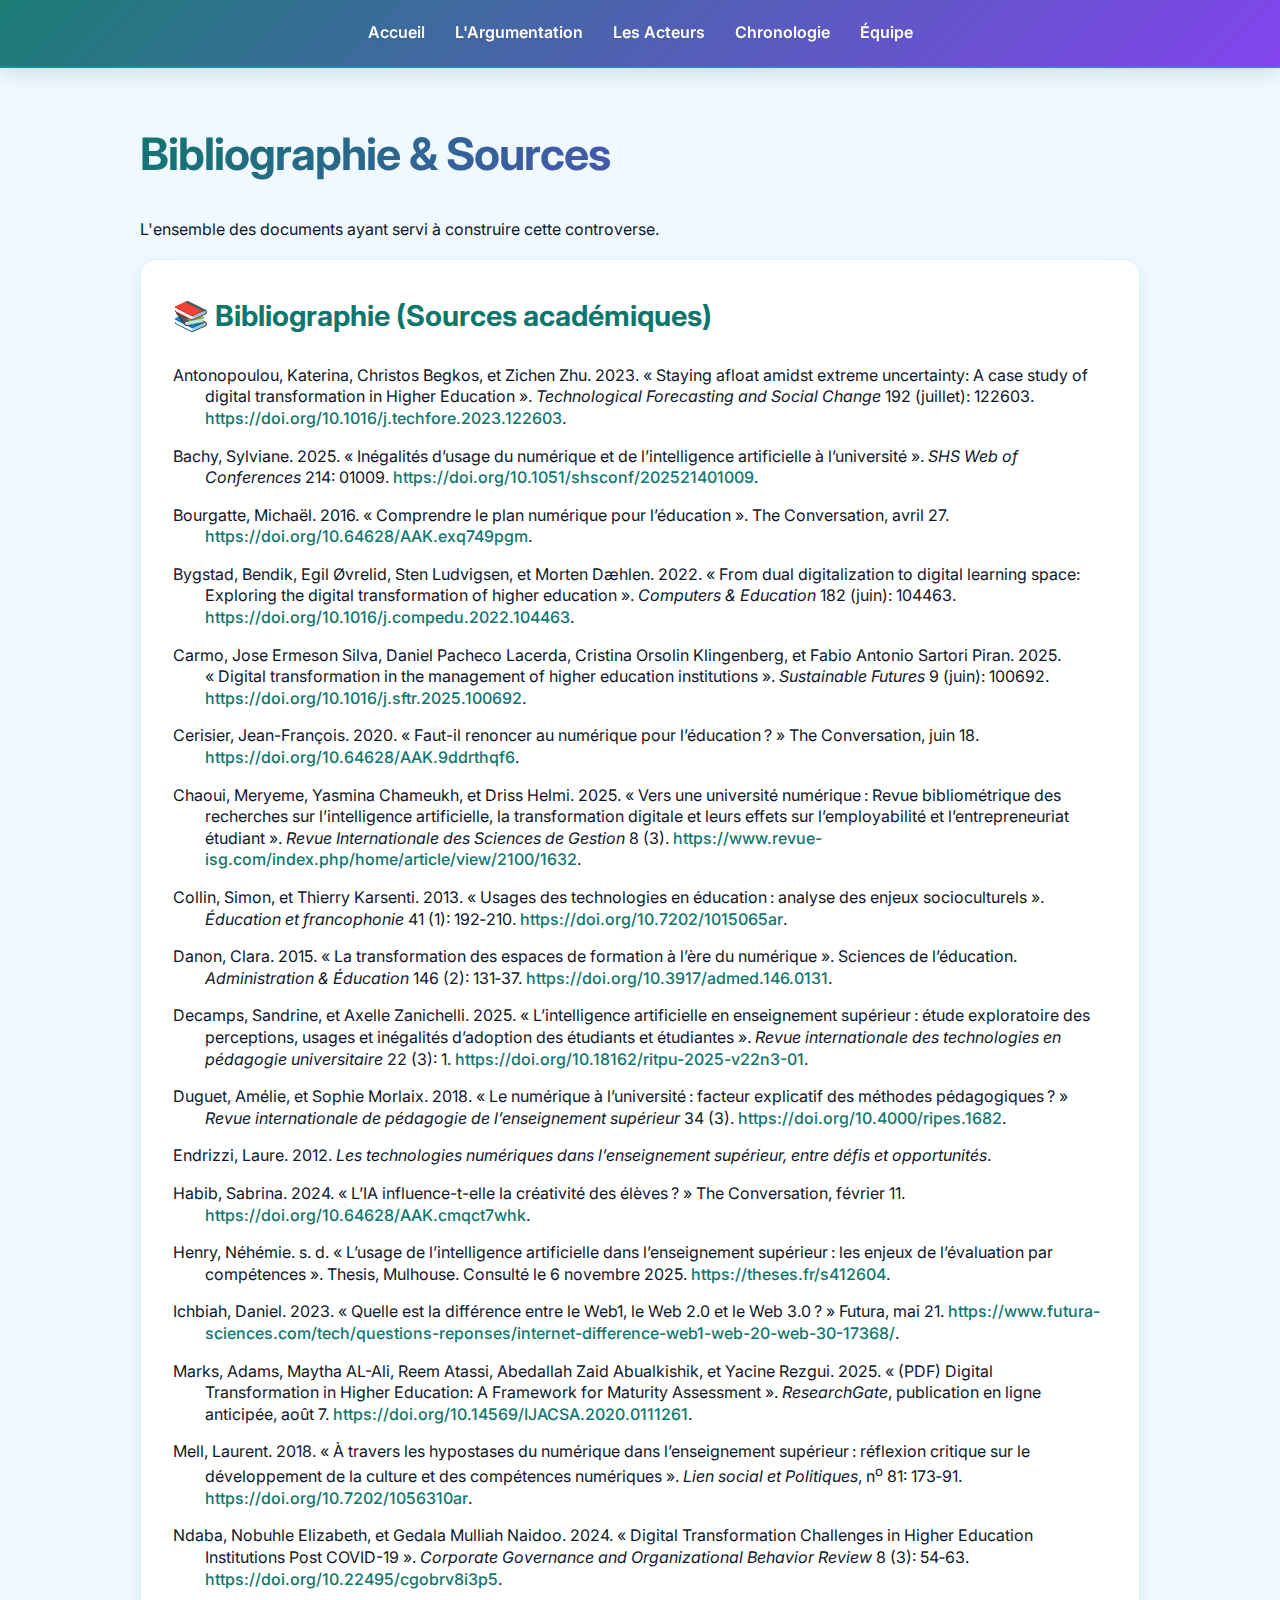
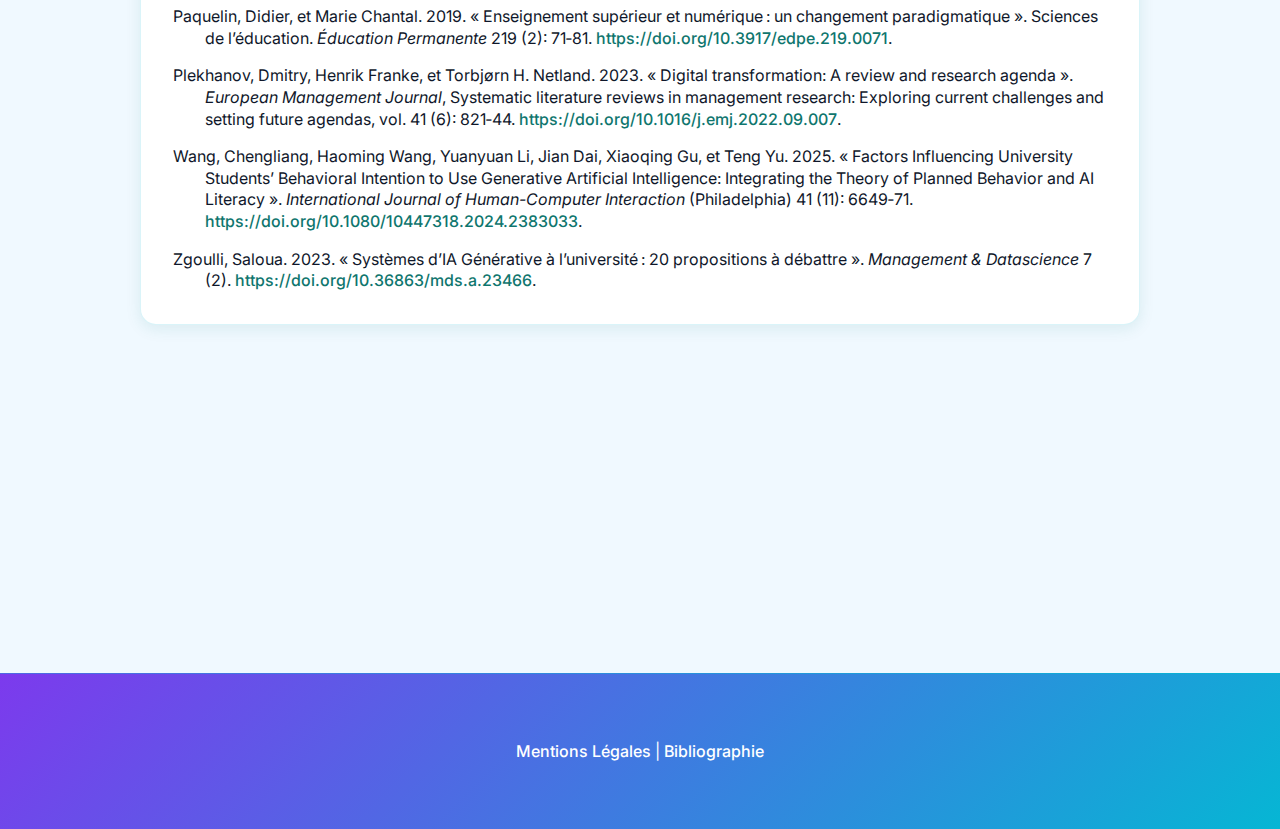
<file: pages/bibliographie.html>
<!DOCTYPE html>
<html lang="fr">
<head>
  <meta charset="UTF-8">
  <meta name="viewport" content="width=device-width, initial-scale=1.0">
  <title>Bibliographie & Sources</title>
  <link rel="stylesheet" href="../style.css">
</head>
<body>

<header>
  <nav>
    <ul>
      <li><a href="../index.html">Accueil</a></li>
      <li><a href="argumentation.html">L'Argumentation</a></li>
      <li><a href="acteurs.html">Les Acteurs</a></li>
      <li><a href="chronologie.html">Chronologie</a></li>
      <li><a href="equipe.html">Équipe</a></li>
    </ul>
  </nav>
</header>

<main>
  <h1>Bibliographie & Sources</h1>
  <p>L'ensemble des documents ayant servi à construire cette controverse.</p>

  <section>
    <h2>📚 Bibliographie (Sources académiques)</h2>

      <div class="csl-bib-body" style="line-height: 1.35; margin-left: 2em; text-indent:-2em;">
          <div class="csl-entry" style="margin-bottom: 1em;">Antonopoulou, Katerina, Christos Begkos, et Zichen Zhu. 2023. «&nbsp;Staying afloat amidst extreme uncertainty: A case study of digital transformation in Higher Education&nbsp;». <i>Technological Forecasting and Social Change</i> 192 (juillet): 122603. <a href="https://doi.org/10.1016/j.techfore.2023.122603">https://doi.org/10.1016/j.techfore.2023.122603</a>.</div>
          <span class="Z3988" title="url_ver=Z39.88-2004&amp;ctx_ver=Z39.88-2004&amp;rfr_id=info%3Asid%2Fzotero.org%3A2&amp;rft_id=info%3Adoi%2F10.1016%2Fj.techfore.2023.122603&amp;rft_val_fmt=info%3Aofi%2Ffmt%3Akev%3Amtx%3Ajournal&amp;rft.genre=article&amp;rft.atitle=Staying%20afloat%20amidst%20extreme%20uncertainty%3A%20A%20case%20study%20of%20digital%20transformation%20in%20Higher%20Education&amp;rft.jtitle=Technological%20Forecasting%20and%20Social%20Change&amp;rft.stitle=Technological%20Forecasting%20and%20Social%20Change&amp;rft.volume=192&amp;rft.aufirst=Katerina&amp;rft.aulast=Antonopoulou&amp;rft.au=Katerina%20Antonopoulou&amp;rft.au=Christos%20Begkos&amp;rft.au=Zichen%20Zhu&amp;rft.date=2023-07-01&amp;rft.pages=122603&amp;rft.issn=0040-1625"></span>
          <div class="csl-entry" style="margin-bottom: 1em;">Bachy, Sylviane. 2025. «&nbsp;Inégalités d’usage du numérique et de l’intelligence artificielle à l’université&nbsp;». <i>SHS Web of Conferences</i> 214: 01009. <a href="https://doi.org/10.1051/shsconf/202521401009">https://doi.org/10.1051/shsconf/202521401009</a>.</div>
          <span class="Z3988" title="url_ver=Z39.88-2004&amp;ctx_ver=Z39.88-2004&amp;rfr_id=info%3Asid%2Fzotero.org%3A2&amp;rft_id=info%3Adoi%2F10.1051%2Fshsconf%2F202521401009&amp;rft_val_fmt=info%3Aofi%2Ffmt%3Akev%3Amtx%3Ajournal&amp;rft.genre=article&amp;rft.atitle=In%C3%A9galit%C3%A9s%20d%E2%80%99usage%20du%20num%C3%A9rique%20et%20de%20l%E2%80%99intelligence%20artificielle%20%C3%A0%20l%E2%80%99universit%C3%A9&amp;rft.jtitle=SHS%20Web%20of%20Conferences&amp;rft.stitle=SHS%20Web%20Conf.&amp;rft.volume=214&amp;rft.aufirst=Sylviane&amp;rft.aulast=Bachy&amp;rft.au=Sylviane%20Bachy&amp;rft.date=2025&amp;rft.pages=01009&amp;rft.issn=2261-2424&amp;rft.language=fr"></span>
          <div class="csl-entry" style="margin-bottom: 1em;">Bourgatte, Michaël. 2016. «&nbsp;Comprendre le plan numérique pour l’éducation&nbsp;». The Conversation, avril 27. <a href="https://doi.org/10.64628/AAK.exq749pgm">https://doi.org/10.64628/AAK.exq749pgm</a>.</div>
          <span class="Z3988" title="url_ver=Z39.88-2004&amp;ctx_ver=Z39.88-2004&amp;rfr_id=info%3Asid%2Fzotero.org%3A2&amp;rft_val_fmt=info%3Aofi%2Ffmt%3Akev%3Amtx%3Adc&amp;rft.type=webpage&amp;rft.title=Comprendre%20le%20plan%20num%C3%A9rique%20pour%20l%E2%80%99%C3%A9ducation&amp;rft.description=L'objectif%20du%20plan%20num%C3%A9rique%20est%20louable%20mais%20la%20pr%C3%A9paration%20et%20l'accompagnement%20des%20%C3%A9tudiants%20sont%20insuffisants%20et%20le%20gouvernement%20ne%20se%20donne%20pas%20les%20moyens%20de%20r%C3%A9ussir.&amp;rft.identifier=http%3A%2F%2Ftheconversation.com%2Fcomprendre-le-plan-numerique-pour-leducation-58377&amp;rft.aufirst=Micha%C3%ABl&amp;rft.aulast=Bourgatte&amp;rft.au=Micha%C3%ABl%20Bourgatte&amp;rft.date=2016-04-27&amp;rft.language=fr-FR"></span>
          <div class="csl-entry" style="margin-bottom: 1em;">Bygstad, Bendik, Egil Øvrelid, Sten Ludvigsen, et Morten Dæhlen. 2022. «&nbsp;From dual digitalization to digital learning space: Exploring the digital transformation of higher education&nbsp;». <i>Computers &amp; Education</i> 182 (juin): 104463. <a href="https://doi.org/10.1016/j.compedu.2022.104463">https://doi.org/10.1016/j.compedu.2022.104463</a>.</div>
          <span class="Z3988" title="url_ver=Z39.88-2004&amp;ctx_ver=Z39.88-2004&amp;rfr_id=info%3Asid%2Fzotero.org%3A2&amp;rft_id=info%3Adoi%2F10.1016%2Fj.compedu.2022.104463&amp;rft_val_fmt=info%3Aofi%2Ffmt%3Akev%3Amtx%3Ajournal&amp;rft.genre=article&amp;rft.atitle=From%20dual%20digitalization%20to%20digital%20learning%20space%3A%20Exploring%20the%20digital%20transformation%20of%20higher%20education&amp;rft.jtitle=Computers%20%26%20Education&amp;rft.stitle=Computers%20%26%20Education&amp;rft.volume=182&amp;rft.aufirst=Bendik&amp;rft.aulast=Bygstad&amp;rft.au=Bendik%20Bygstad&amp;rft.au=Egil%20%C3%98vrelid&amp;rft.au=Sten%20Ludvigsen&amp;rft.au=Morten%20D%C3%A6hlen&amp;rft.date=2022-06-01&amp;rft.pages=104463&amp;rft.issn=0360-1315"></span>
          <div class="csl-entry" style="margin-bottom: 1em;">Carmo, Jose Ermeson Silva, Daniel Pacheco Lacerda, Cristina Orsolin Klingenberg, et Fabio Antonio Sartori Piran. 2025. «&nbsp;Digital transformation in the management of higher education institutions&nbsp;». <i>Sustainable Futures</i> 9 (juin): 100692. <a href="https://doi.org/10.1016/j.sftr.2025.100692">https://doi.org/10.1016/j.sftr.2025.100692</a>.</div>
          <span class="Z3988" title="url_ver=Z39.88-2004&amp;ctx_ver=Z39.88-2004&amp;rfr_id=info%3Asid%2Fzotero.org%3A2&amp;rft_id=info%3Adoi%2F10.1016%2Fj.sftr.2025.100692&amp;rft_val_fmt=info%3Aofi%2Ffmt%3Akev%3Amtx%3Ajournal&amp;rft.genre=article&amp;rft.atitle=Digital%20transformation%20in%20the%20management%20of%20higher%20education%20institutions&amp;rft.jtitle=Sustainable%20Futures&amp;rft.stitle=Sustainable%20Futures&amp;rft.volume=9&amp;rft.aufirst=Jose%20Ermeson%20Silva&amp;rft.aulast=Carmo&amp;rft.au=Jose%20Ermeson%20Silva%20Carmo&amp;rft.au=Daniel%20Pacheco%20Lacerda&amp;rft.au=Cristina%20Orsolin%20Klingenberg&amp;rft.au=Fabio%20Antonio%20Sartori%20Piran&amp;rft.date=2025-06-01&amp;rft.pages=100692&amp;rft.issn=2666-1888"></span>
          <div class="csl-entry" style="margin-bottom: 1em;">Cerisier, Jean-François. 2020. «&nbsp;Faut-il renoncer au numérique pour l’éducation ?&nbsp;» The Conversation, juin 18. <a href="https://doi.org/10.64628/AAK.9ddrthqf6">https://doi.org/10.64628/AAK.9ddrthqf6</a>.</div>
          <span class="Z3988" title="url_ver=Z39.88-2004&amp;ctx_ver=Z39.88-2004&amp;rfr_id=info%3Asid%2Fzotero.org%3A2&amp;rft_val_fmt=info%3Aofi%2Ffmt%3Akev%3Amtx%3Adc&amp;rft.type=webpage&amp;rft.title=Faut-il%20renoncer%20au%20num%C3%A9rique%20pour%20l%E2%80%99%C3%A9ducation%20%3F&amp;rft.description=Certes%2C%20il%20faut%20se%20demander%20ce%20que%20l%E2%80%99on%20peut%20faire%20du%20num%C3%A9rique%20%C3%A0%20l%E2%80%99%C3%A9cole%2C%20mais%20aussi%20voir%20ce%20que%20le%20num%C3%A9rique%20fait%20%C3%A0%20l%E2%80%99%C3%A9cole.%20Comment%20la%20met-il%20sous%20tension%2C%20%C3%A0%20mesure%20qu%E2%80%99il%20change%20la%20soci%C3%A9t%C3%A9%C2%A0%3F&amp;rft.identifier=http%3A%2F%2Ftheconversation.com%2Ffaut-il-renoncer-au-numerique-pour-leducation-140765&amp;rft.aufirst=Jean-Fran%C3%A7ois&amp;rft.aulast=Cerisier&amp;rft.au=Jean-Fran%C3%A7ois%20Cerisier&amp;rft.date=2020-06-18&amp;rft.language=fr-FR"></span>
          <div class="csl-entry" style="margin-bottom: 1em;">Chaoui, Meryeme, Yasmina Chameukh, et Driss Helmi. 2025. «&nbsp;Vers une université numérique : Revue bibliométrique des recherches sur l’intelligence artificielle, la transformation digitale et leurs effets sur l’employabilité et l’entrepreneuriat étudiant&nbsp;». <i>Revue Internationale des Sciences de Gestion</i> 8 (3). <a href="https://www.revue-isg.com/index.php/home/article/view/2100/1632">https://www.revue-isg.com/index.php/home/article/view/2100/1632</a>.</div>
          <span class="Z3988" title="url_ver=Z39.88-2004&amp;ctx_ver=Z39.88-2004&amp;rfr_id=info%3Asid%2Fzotero.org%3A2&amp;rft_val_fmt=info%3Aofi%2Ffmt%3Akev%3Amtx%3Ajournal&amp;rft.genre=article&amp;rft.atitle=Vers%20une%20universit%C3%A9%20num%C3%A9rique%20%3A%20Revue%20bibliom%C3%A9trique%20des%20recherches%20sur%20l%E2%80%99intelligence%20artificielle%2C%20la%20transformation%20digitale%20et%20leurs%20effets%20sur%20l%E2%80%99employabilit%C3%A9%20et%20l%E2%80%99entrepreneuriat%20%C3%A9tudiant&amp;rft.jtitle=Revue%20Internationale%20des%20Sciences%20de%20Gestion&amp;rft.volume=8&amp;rft.issue=3&amp;rft.aufirst=Meryeme&amp;rft.aulast=Chaoui&amp;rft.au=Meryeme%20Chaoui&amp;rft.au=Yasmina%20Chameukh&amp;rft.au=Driss%20Helmi&amp;rft.date=2025-08-12&amp;rft.issn=2665-7473&amp;rft.language=fr"></span>
          <div class="csl-entry" style="margin-bottom: 1em;">Collin, Simon, et Thierry Karsenti. 2013. «&nbsp;Usages des technologies en éducation : analyse des enjeux socioculturels&nbsp;». <i>Éducation et francophonie</i> 41 (1): 192‑210. <a href="https://doi.org/10.7202/1015065ar">https://doi.org/10.7202/1015065ar</a>.</div>
          <span class="Z3988" title="url_ver=Z39.88-2004&amp;ctx_ver=Z39.88-2004&amp;rfr_id=info%3Asid%2Fzotero.org%3A2&amp;rft_id=info%3Adoi%2F10.7202%2F1015065ar&amp;rft_val_fmt=info%3Aofi%2Ffmt%3Akev%3Amtx%3Ajournal&amp;rft.genre=article&amp;rft.atitle=Usages%20des%20technologies%20en%20%C3%A9ducation%20%3A%20analyse%20des%20enjeux%20socioculturels&amp;rft.jtitle=%C3%89ducation%20et%20francophonie&amp;rft.stitle=ef&amp;rft.volume=41&amp;rft.issue=1&amp;rft.aufirst=Simon&amp;rft.aulast=Collin&amp;rft.au=Simon%20Collin&amp;rft.au=Thierry%20Karsenti&amp;rft.date=2013-04-03&amp;rft.pages=192-210&amp;rft.spage=192&amp;rft.epage=210&amp;rft.issn=1916-8659%2C%200849-1089&amp;rft.language=fr"></span>
          <div class="csl-entry" style="margin-bottom: 1em;">Danon, Clara. 2015. «&nbsp;La transformation des espaces de formation à l’ère du numérique&nbsp;». Sciences de l’éducation. <i>Administration &amp; Éducation</i> 146 (2): 131‑37. <a href="https://doi.org/10.3917/admed.146.0131">https://doi.org/10.3917/admed.146.0131</a>.</div>
          <span class="Z3988" title="url_ver=Z39.88-2004&amp;ctx_ver=Z39.88-2004&amp;rfr_id=info%3Asid%2Fzotero.org%3A2&amp;rft_id=info%3Adoi%2F10.3917%2Fadmed.146.0131&amp;rft_val_fmt=info%3Aofi%2Ffmt%3Akev%3Amtx%3Ajournal&amp;rft.genre=article&amp;rft.atitle=La%20transformation%20des%20espaces%20de%20formation%20%C3%A0%20l%E2%80%99%C3%A8re%20du%20num%C3%A9rique&amp;rft.jtitle=Administration%20%26%20%C3%89ducation&amp;rft.volume=146&amp;rft.issue=2&amp;rft.aufirst=Clara&amp;rft.aulast=Danon&amp;rft.au=Clara%20Danon&amp;rft.date=2015&amp;rft.pages=131-137&amp;rft.spage=131&amp;rft.epage=137&amp;rft.issn=0222-674X&amp;rft.language=fr"></span>
          <div class="csl-entry" style="margin-bottom: 1em;">Decamps, Sandrine, et Axelle Zanichelli. 2025. «&nbsp;L’intelligence artificielle en enseignement supérieur : étude exploratoire des perceptions, usages et inégalités d’adoption des étudiants et étudiantes&nbsp;». <i>Revue internationale des technologies en pédagogie universitaire</i> 22 (3): 1. <a href="https://doi.org/10.18162/ritpu-2025-v22n3-01">https://doi.org/10.18162/ritpu-2025-v22n3-01</a>.</div>
          <span class="Z3988" title="url_ver=Z39.88-2004&amp;ctx_ver=Z39.88-2004&amp;rfr_id=info%3Asid%2Fzotero.org%3A2&amp;rft_id=info%3Adoi%2F10.18162%2Fritpu-2025-v22n3-01&amp;rft_val_fmt=info%3Aofi%2Ffmt%3Akev%3Amtx%3Ajournal&amp;rft.genre=article&amp;rft.atitle=L%E2%80%99intelligence%20artificielle%20en%20enseignement%20sup%C3%A9rieur%20%3A%20%C3%A9tude%20exploratoire%20des%20perceptions%2C%20usages%20et%20in%C3%A9galit%C3%A9s%20d%E2%80%99adoption%20des%20%C3%A9tudiants%20et%20%C3%A9tudiantes&amp;rft.jtitle=Revue%20internationale%20des%20technologies%20en%20p%C3%A9dagogie%20universitaire&amp;rft.stitle=RITPU&amp;rft.volume=22&amp;rft.issue=3&amp;rft.aufirst=Sandrine&amp;rft.aulast=Decamps&amp;rft.au=Sandrine%20Decamps&amp;rft.au=Axelle%20Zanichelli&amp;rft.date=2025-10&amp;rft.pages=1&amp;rft.issn=1708-7570&amp;rft.language=fr"></span>
          <div class="csl-entry" style="margin-bottom: 1em;">Duguet, Amélie, et Sophie Morlaix. 2018. «&nbsp;Le numérique à l’université : facteur explicatif des méthodes pédagogiques ?&nbsp;» <i>Revue internationale de pédagogie de l’enseignement supérieur</i> 34 (3). <a href="https://doi.org/10.4000/ripes.1682">https://doi.org/10.4000/ripes.1682</a>.</div>
          <span class="Z3988" title="url_ver=Z39.88-2004&amp;ctx_ver=Z39.88-2004&amp;rfr_id=info%3Asid%2Fzotero.org%3A2&amp;rft_id=info%3Adoi%2F10.4000%2Fripes.1682&amp;rft_val_fmt=info%3Aofi%2Ffmt%3Akev%3Amtx%3Ajournal&amp;rft.genre=article&amp;rft.atitle=Le%20num%C3%A9rique%20%C3%A0%20l%E2%80%99universit%C3%A9%20%3A%20facteur%20explicatif%20des%20m%C3%A9thodes%20p%C3%A9dagogiques%20%3F&amp;rft.jtitle=Revue%20internationale%20de%20p%C3%A9dagogie%20de%20l%E2%80%99enseignement%20sup%C3%A9rieur&amp;rft.volume=34&amp;rft.issue=3&amp;rft.aufirst=Am%C3%A9lie&amp;rft.aulast=Duguet&amp;rft.au=Am%C3%A9lie%20Duguet&amp;rft.au=Sophie%20Morlaix&amp;rft.date=2018-11-15&amp;rft.issn=0383-0802&amp;rft.language=fr"></span>
          <div class="csl-entry" style="margin-bottom: 1em;">Endrizzi, Laure. 2012. <i>Les technologies numériques dans l’enseignement supérieur, entre défis et opportunités</i>.</div>
          <span class="Z3988" title="url_ver=Z39.88-2004&amp;ctx_ver=Z39.88-2004&amp;rfr_id=info%3Asid%2Fzotero.org%3A2&amp;rft_val_fmt=info%3Aofi%2Ffmt%3Akev%3Amtx%3Ajournal&amp;rft.genre=article&amp;rft.atitle=Les%20technologies%20num%C3%A9riques%20dans%20l'enseignement%20sup%C3%A9rieur%2C%20entre%20d%C3%A9fis%20et%20opportunit%C3%A9s&amp;rft.aufirst=Laure&amp;rft.aulast=Endrizzi&amp;rft.au=Laure%20Endrizzi&amp;rft.date=2012&amp;rft.language=fr"></span>
          <div class="csl-entry" style="margin-bottom: 1em;">Habib, Sabrina. 2024. «&nbsp;L’IA influence-t-elle la créativité des élèves ?&nbsp;» The Conversation, février 11. <a href="https://doi.org/10.64628/AAK.cmqct7whk">https://doi.org/10.64628/AAK.cmqct7whk</a>.</div>
          <span class="Z3988" title="url_ver=Z39.88-2004&amp;ctx_ver=Z39.88-2004&amp;rfr_id=info%3Asid%2Fzotero.org%3A2&amp;rft_val_fmt=info%3Aofi%2Ffmt%3Akev%3Amtx%3Adc&amp;rft.type=webpage&amp;rft.title=L%E2%80%99IA%20influence-t-elle%20la%20cr%C3%A9ativit%C3%A9%20des%20%C3%A9l%C3%A8ves%20%3F&amp;rft.description=L%E2%80%99IA%20peut%20aider%20comme%20nuire%20au%20processus%20cr%C3%A9atif.%20Dans%20quelles%20conditions%20s%E2%80%99av%C3%A8re-t-elle%20un%20outil%20de%20brainstorming%20efficace%C2%A0%3F&amp;rft.identifier=http%3A%2F%2Ftheconversation.com%2Flia-influence-t-elle-la-creativite-des-eleves-223036&amp;rft.aufirst=Sabrina&amp;rft.aulast=Habib&amp;rft.au=Sabrina%20Habib&amp;rft.date=2024-02-11&amp;rft.language=fr-FR"></span>
          <div class="csl-entry" style="margin-bottom: 1em;">Henry, Néhémie. s.&nbsp;d. «&nbsp;L’usage de l’intelligence artificielle dans l’enseignement supérieur : les enjeux de l’évaluation par compétences&nbsp;». Thesis, Mulhouse. Consulté le 6 novembre 2025. <a href="https://theses.fr/s412604">https://theses.fr/s412604</a>.</div>
          <span class="Z3988" title="url_ver=Z39.88-2004&amp;ctx_ver=Z39.88-2004&amp;rfr_id=info%3Asid%2Fzotero.org%3A2&amp;rft_val_fmt=info%3Aofi%2Ffmt%3Akev%3Amtx%3Adissertation&amp;rft.title=L%E2%80%99usage%20de%20l'intelligence%20artificielle%20dans%20l%E2%80%99enseignement%20sup%C3%A9rieur%20%3A%20les%20enjeux%20de%20l%E2%80%99%C3%A9valuation%20par%20comp%C3%A9tences&amp;rft.aufirst=N%C3%A9h%C3%A9mie&amp;rft.aulast=Henry&amp;rft.au=N%C3%A9h%C3%A9mie%20Henry&amp;rft.language=fr"></span>
          <div class="csl-entry" style="margin-bottom: 1em;">Ichbiah, Daniel. 2023. «&nbsp;Quelle est la différence entre le Web1, le Web 2.0 et le Web 3.0 ?&nbsp;» Futura, mai 21. <a href="https://www.futura-sciences.com/tech/questions-reponses/internet-difference-web1-web-20-web-30-17368/">https://www.futura-sciences.com/tech/questions-reponses/internet-difference-web1-web-20-web-30-17368/</a>.</div>
          <span class="Z3988" title="url_ver=Z39.88-2004&amp;ctx_ver=Z39.88-2004&amp;rfr_id=info%3Asid%2Fzotero.org%3A2&amp;rft_val_fmt=info%3Aofi%2Ffmt%3Akev%3Amtx%3Adc&amp;rft.type=webpage&amp;rft.title=Quelle%20est%20la%20diff%C3%A9rence%20entre%20le%20Web1%2C%20le%20Web%202.0%20et%20le%20Web%203.0%20%3F&amp;rft.description=Depuis%20son%20apparition%2C%20le%20Web%20a%20connu%20plusieurs%20moutures.%20Le%20Web1%20diffusait%20de%20l%E2%80%99information%20%C3%A0%20l%E2%80%99internaute.%20Le%20Web%202.0%20lui%20a%20donn%C3%A9%20un%20r%C3%B4le%20plus%20actif%20comme%20avec%20les%20r%C3%A9seaux%20sociaux.%20Le%20Web%203.0%2C...&amp;rft.identifier=https%3A%2F%2Fwww.futura-sciences.com%2Ftech%2Fquestions-reponses%2Finternet-difference-web1-web-20-web-30-17368%2F&amp;rft.aufirst=Daniel&amp;rft.aulast=Ichbiah&amp;rft.au=Daniel%20Ichbiah&amp;rft.date=2023-05-21&amp;rft.language=fr"></span>
          <div class="csl-entry" style="margin-bottom: 1em;">Marks, Adams, Maytha AL-Ali, Reem Atassi, Abedallah Zaid Abualkishik, et Yacine Rezgui. 2025. «&nbsp;(PDF) Digital Transformation in Higher Education: A Framework for Maturity Assessment&nbsp;». <i>ResearchGate</i>, publication en ligne anticipée, août 7. <a href="https://doi.org/10.14569/IJACSA.2020.0111261">https://doi.org/10.14569/IJACSA.2020.0111261</a>.</div>
          <span class="Z3988" title="url_ver=Z39.88-2004&amp;ctx_ver=Z39.88-2004&amp;rfr_id=info%3Asid%2Fzotero.org%3A2&amp;rft_id=info%3Adoi%2F10.14569%2FIJACSA.2020.0111261&amp;rft_val_fmt=info%3Aofi%2Ffmt%3Akev%3Amtx%3Ajournal&amp;rft.genre=article&amp;rft.atitle=(PDF)%20Digital%20Transformation%20in%20Higher%20Education%3A%20A%20Framework%20for%20Maturity%20Assessment&amp;rft.jtitle=ResearchGate&amp;rft.aufirst=Adams&amp;rft.aulast=Marks&amp;rft.au=Adams%20Marks&amp;rft.au=Maytha%20AL-Ali&amp;rft.au=Reem%20Atassi&amp;rft.au=Abedallah%20Zaid%20Abualkishik&amp;rft.au=Yacine%20Rezgui&amp;rft.date=2025-08-07&amp;rft.language=en"></span>
          <div class="csl-entry" style="margin-bottom: 1em;">Mell, Laurent. 2018. «&nbsp;À travers les hypostases du numérique dans l’enseignement supérieur : réflexion critique sur le développement de la culture et des compétences numériques&nbsp;». <i>Lien social et Politiques</i>, n<sup>o</sup> 81: 173‑91. <a href="https://doi.org/10.7202/1056310ar">https://doi.org/10.7202/1056310ar</a>.</div>
          <span class="Z3988" title="url_ver=Z39.88-2004&amp;ctx_ver=Z39.88-2004&amp;rfr_id=info%3Asid%2Fzotero.org%3A2&amp;rft_id=info%3Adoi%2F10.7202%2F1056310ar&amp;rft_val_fmt=info%3Aofi%2Ffmt%3Akev%3Amtx%3Ajournal&amp;rft.genre=article&amp;rft.atitle=%C3%80%20travers%20les%20hypostases%20du%20num%C3%A9rique%20dans%20l%E2%80%99enseignement%20sup%C3%A9rieur%20%3A%20r%C3%A9flexion%20critique%20sur%20le%20d%C3%A9veloppement%20de%20la%20culture%20et%20des%20comp%C3%A9tences%20num%C3%A9riques&amp;rft.jtitle=Lien%20social%20et%20Politiques&amp;rft.stitle=lsp&amp;rft.issue=81&amp;rft.aufirst=Laurent&amp;rft.aulast=Mell&amp;rft.au=Laurent%20Mell&amp;rft.date=2018&amp;rft.pages=173-191&amp;rft.spage=173&amp;rft.epage=191&amp;rft.issn=1703-9665&amp;rft.language=fr"></span>
          <div class="csl-entry" style="margin-bottom: 1em;">Ndaba, Nobuhle Elizabeth, et Gedala Mulliah Naidoo. 2024. «&nbsp;Digital Transformation Challenges in Higher Education Institutions Post COVID-19&nbsp;». <i>Corporate Governance and Organizational Behavior Review</i> 8 (3): 54‑63. <a href="https://doi.org/10.22495/cgobrv8i3p5">https://doi.org/10.22495/cgobrv8i3p5</a>.</div>
          <span class="Z3988" title="url_ver=Z39.88-2004&amp;ctx_ver=Z39.88-2004&amp;rfr_id=info%3Asid%2Fzotero.org%3A2&amp;rft_id=info%3Adoi%2F10.22495%2Fcgobrv8i3p5&amp;rft_val_fmt=info%3Aofi%2Ffmt%3Akev%3Amtx%3Ajournal&amp;rft.genre=article&amp;rft.atitle=Digital%20transformation%20challenges%20in%20higher%20education%20institutions%20post%20COVID-19&amp;rft.jtitle=Corporate%20Governance%20and%20Organizational%20Behavior%20Review&amp;rft.stitle=CGOBR&amp;rft.volume=8&amp;rft.issue=3&amp;rft.aufirst=Nobuhle%20Elizabeth&amp;rft.aulast=Ndaba&amp;rft.au=Nobuhle%20Elizabeth%20Ndaba&amp;rft.au=Gedala%20Mulliah%20Naidoo&amp;rft.date=2024&amp;rft.pages=54-63&amp;rft.spage=54&amp;rft.epage=63&amp;rft.issn=25211889%2C%2025211870&amp;rft.language=en"></span>
          <div class="csl-entry" style="margin-bottom: 1em;">Paquelin, Didier, et Marie Chantal. 2019. «&nbsp;Enseignement supérieur et numérique : un changement paradigmatique&nbsp;». Sciences de l’éducation. <i>Éducation Permanente</i> 219 (2): 71‑81. <a href="https://doi.org/10.3917/edpe.219.0071">https://doi.org/10.3917/edpe.219.0071</a>.</div>
          <span class="Z3988" title="url_ver=Z39.88-2004&amp;ctx_ver=Z39.88-2004&amp;rfr_id=info%3Asid%2Fzotero.org%3A2&amp;rft_id=info%3Adoi%2F10.3917%2Fedpe.219.0071&amp;rft_val_fmt=info%3Aofi%2Ffmt%3Akev%3Amtx%3Ajournal&amp;rft.genre=article&amp;rft.atitle=Enseignement%20sup%C3%A9rieur%20et%20num%C3%A9rique%20%3A%20un%20changement%20paradigmatique&amp;rft.jtitle=%C3%89ducation%20Permanente&amp;rft.volume=219&amp;rft.issue=2&amp;rft.aufirst=Didier&amp;rft.aulast=Paquelin&amp;rft.au=Didier%20Paquelin&amp;rft.au=Marie%20Chantal&amp;rft.date=2019&amp;rft.pages=71-81&amp;rft.spage=71&amp;rft.epage=81&amp;rft.issn=0339-7513&amp;rft.language=fr"></span>
          <div class="csl-entry" style="margin-bottom: 1em;">Plekhanov, Dmitry, Henrik Franke, et Torbjørn H. Netland. 2023. «&nbsp;Digital transformation: A review and research agenda&nbsp;». <i>European Management Journal</i>, Systematic literature reviews in management research: Exploring current challenges and setting future agendas, vol. 41 (6): 821‑44. <a href="https://doi.org/10.1016/j.emj.2022.09.007">https://doi.org/10.1016/j.emj.2022.09.007</a>.</div>
          <span class="Z3988" title="url_ver=Z39.88-2004&amp;ctx_ver=Z39.88-2004&amp;rfr_id=info%3Asid%2Fzotero.org%3A2&amp;rft_id=info%3Adoi%2F10.1016%2Fj.emj.2022.09.007&amp;rft_val_fmt=info%3Aofi%2Ffmt%3Akev%3Amtx%3Ajournal&amp;rft.genre=article&amp;rft.atitle=Digital%20transformation%3A%20A%20review%20and%20research%20agenda&amp;rft.jtitle=European%20Management%20Journal&amp;rft.stitle=European%20Management%20Journal&amp;rft.volume=41&amp;rft.issue=6&amp;rft.aufirst=Dmitry&amp;rft.aulast=Plekhanov&amp;rft.au=Dmitry%20Plekhanov&amp;rft.au=Henrik%20Franke&amp;rft.au=Torbj%C3%B8rn%20H.%20Netland&amp;rft.date=2023-12-01&amp;rft.pages=821-844&amp;rft.spage=821&amp;rft.epage=844&amp;rft.issn=0263-2373"></span>
          <div class="csl-entry" style="margin-bottom: 1em;">Wang, Chengliang, Haoming Wang, Yuanyuan Li, Jian Dai, Xiaoqing Gu, et Teng Yu. 2025. «&nbsp;Factors Influencing University Students’ Behavioral Intention to Use Generative Artificial Intelligence: Integrating the Theory of Planned Behavior and AI Literacy&nbsp;». <i>International Journal of Human-Computer Interaction</i> (Philadelphia) 41 (11): 6649‑71. <a href="https://doi.org/10.1080/10447318.2024.2383033">https://doi.org/10.1080/10447318.2024.2383033</a>.</div>
          <span class="Z3988" title="url_ver=Z39.88-2004&amp;ctx_ver=Z39.88-2004&amp;rfr_id=info%3Asid%2Fzotero.org%3A2&amp;rft_id=info%3Adoi%2F10.1080%2F10447318.2024.2383033&amp;rft_val_fmt=info%3Aofi%2Ffmt%3Akev%3Amtx%3Ajournal&amp;rft.genre=article&amp;rft.atitle=Factors%20Influencing%20University%20Students'%20Behavioral%20Intention%20to%20Use%20Generative%20Artificial%20Intelligence%3A%20Integrating%20the%20Theory%20of%20Planned%20Behavior%20and%20AI%20Literacy&amp;rft.jtitle=International%20Journal%20of%20Human-Computer%20Interaction&amp;rft.stitle=Int.%20J.%20Hum.-Comput.%20Interact.&amp;rft.volume=41&amp;rft.issue=11&amp;rft.aufirst=Chengliang&amp;rft.aulast=Wang&amp;rft.au=Chengliang%20Wang&amp;rft.au=Haoming%20Wang&amp;rft.au=Yuanyuan%20Li&amp;rft.au=Jian%20Dai&amp;rft.au=Xiaoqing%20Gu&amp;rft.au=Teng%20Yu&amp;rft.date=2025-06-03&amp;rft.pages=6649-6671&amp;rft.spage=6649&amp;rft.epage=6671&amp;rft.issn=1044-7318%2C%201532-7590&amp;rft.language=English"></span>
          <div class="csl-entry">Zgoulli, Saloua. 2023. «&nbsp;Systèmes d’IA Générative à l’université : 20 propositions à débattre&nbsp;». <i>Management &amp; Datascience</i> 7 (2). <a href="https://doi.org/10.36863/mds.a.23466">https://doi.org/10.36863/mds.a.23466</a>.</div>
          <span class="Z3988" title="url_ver=Z39.88-2004&amp;ctx_ver=Z39.88-2004&amp;rfr_id=info%3Asid%2Fzotero.org%3A2&amp;rft_id=info%3Adoi%2F10.36863%2Fmds.a.23466&amp;rft_val_fmt=info%3Aofi%2Ffmt%3Akev%3Amtx%3Ajournal&amp;rft.genre=article&amp;rft.atitle=Syst%C3%A8mes%20d%E2%80%99IA%20G%C3%A9n%C3%A9rative%20%C3%A0%20l%E2%80%99universit%C3%A9%20%3A%2020%20propositions%20%C3%A0%20d%C3%A9battre&amp;rft.jtitle=Management%20%26%20Datascience&amp;rft.volume=7&amp;rft.issue=2&amp;rft.aufirst=Saloua&amp;rft.aulast=Zgoulli&amp;rft.au=Saloua%20Zgoulli&amp;rft.date=2023-03-28&amp;rft.language=fr"></span>
      </div>
  </section>

  <section>
    <h2>🌐 Webographie (Presse & Sites web)</h2>
    <ul>
      <li>
        <a href="https://shs.cairn.info/" target="_blank">Le Cairn : Bibliothèque Numérique</a>
      </li>
      <li>
        <a href="https://www.sciencedirect.com/" target="_blank">ScienceDirect : Plateforme de Revues Académiques</a>.
      </li>
      <li>
        <a href="https://theconversation.com/fr" target="_blank"> TheConversation : Vulgarisation d'Articles Sientifiques</a>.
      </li>
    </ul>
  </section>

</main>

<footer>
  <p>
    <a href="mentions.html">Mentions Légales</a> |
    <a href="bibliographie.html">Bibliographie</a>
  </p>
</footer>

<script src="../script.js"></script>
</body>
</html>
</file>
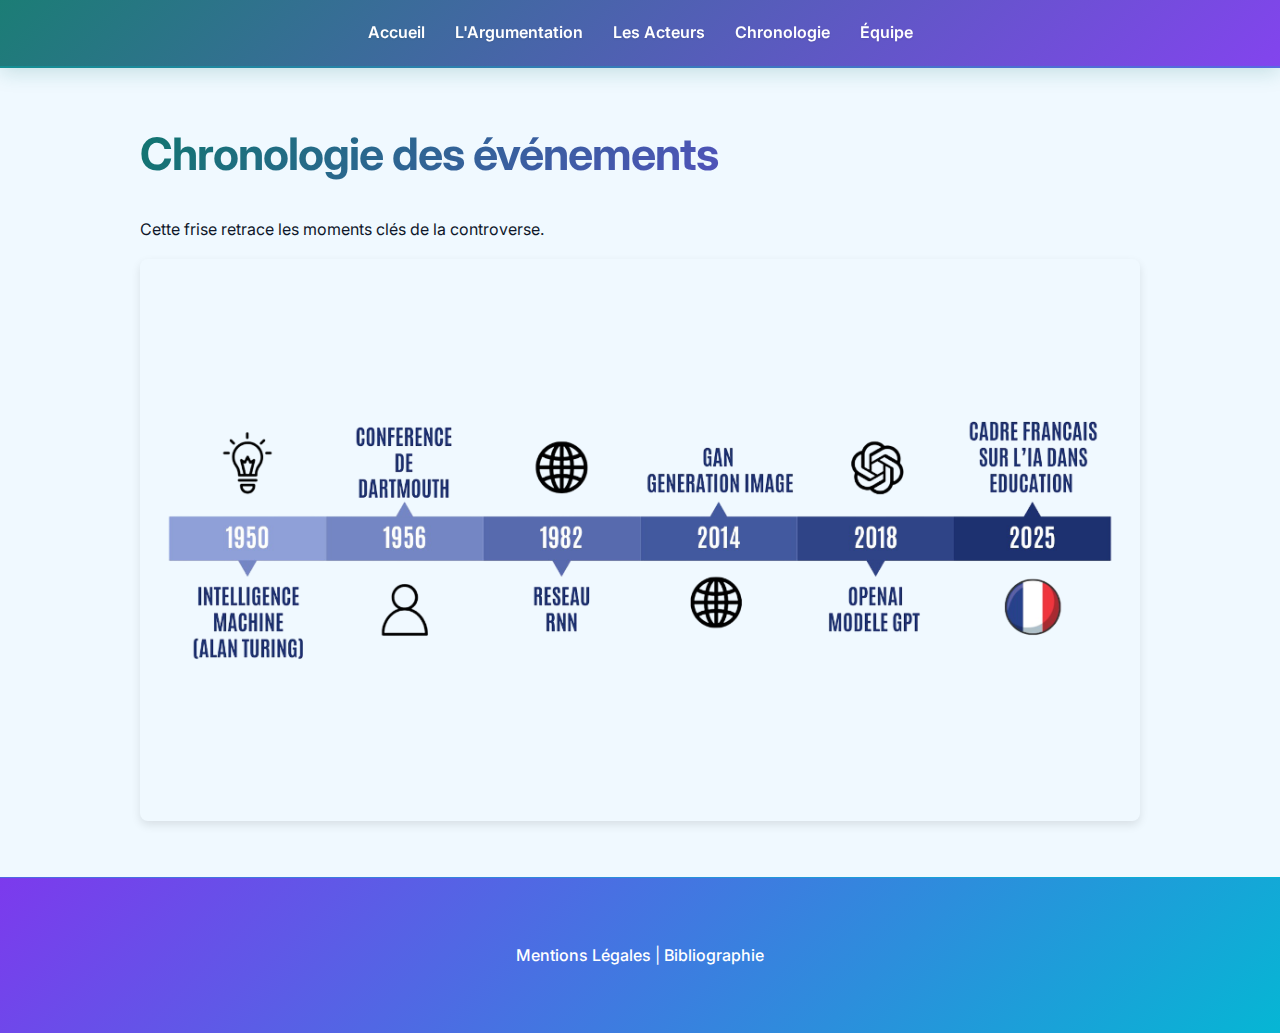
<file: pages/chronologie.html>
<!DOCTYPE html>
<html lang="fr">
<head>
  <meta charset="UTF-8">
  <title>Frise Chronologique</title>
  <link rel="stylesheet" href="../style.css">
</head>
<body>
<header>
  <nav>
    <ul>
      <li><a href="../index.html">Accueil</a></li>
      <li><a href="argumentation.html">L'Argumentation</a></li>
      <li><a href="acteurs.html">Les Acteurs</a></li>
      <li><a href="chronologie.html">Chronologie</a></li>
      <li><a href="equipe.html">Équipe</a></li>
    </ul>
  </nav>
</header>

<main>
  <h1>Chronologie des événements</h1>
  <p>Cette frise retrace les moments clés de la controverse.</p>

  <img
          src="../assets/frise_chronologique.png"
          alt="Frise Chronologique"
          style="width: 100%; height: auto; border-radius: 8px; box-shadow: 0 4px 10px rgba(0,0,0,0.1);"
  >

</main>

<footer>
  <p>
    <a href="mentions.html">Mentions Légales</a> |
    <a href="bibliographie.html">Bibliographie</a>
  </p>
</footer>

<script src="../script.js"></script>
</body>
</html>
</file>
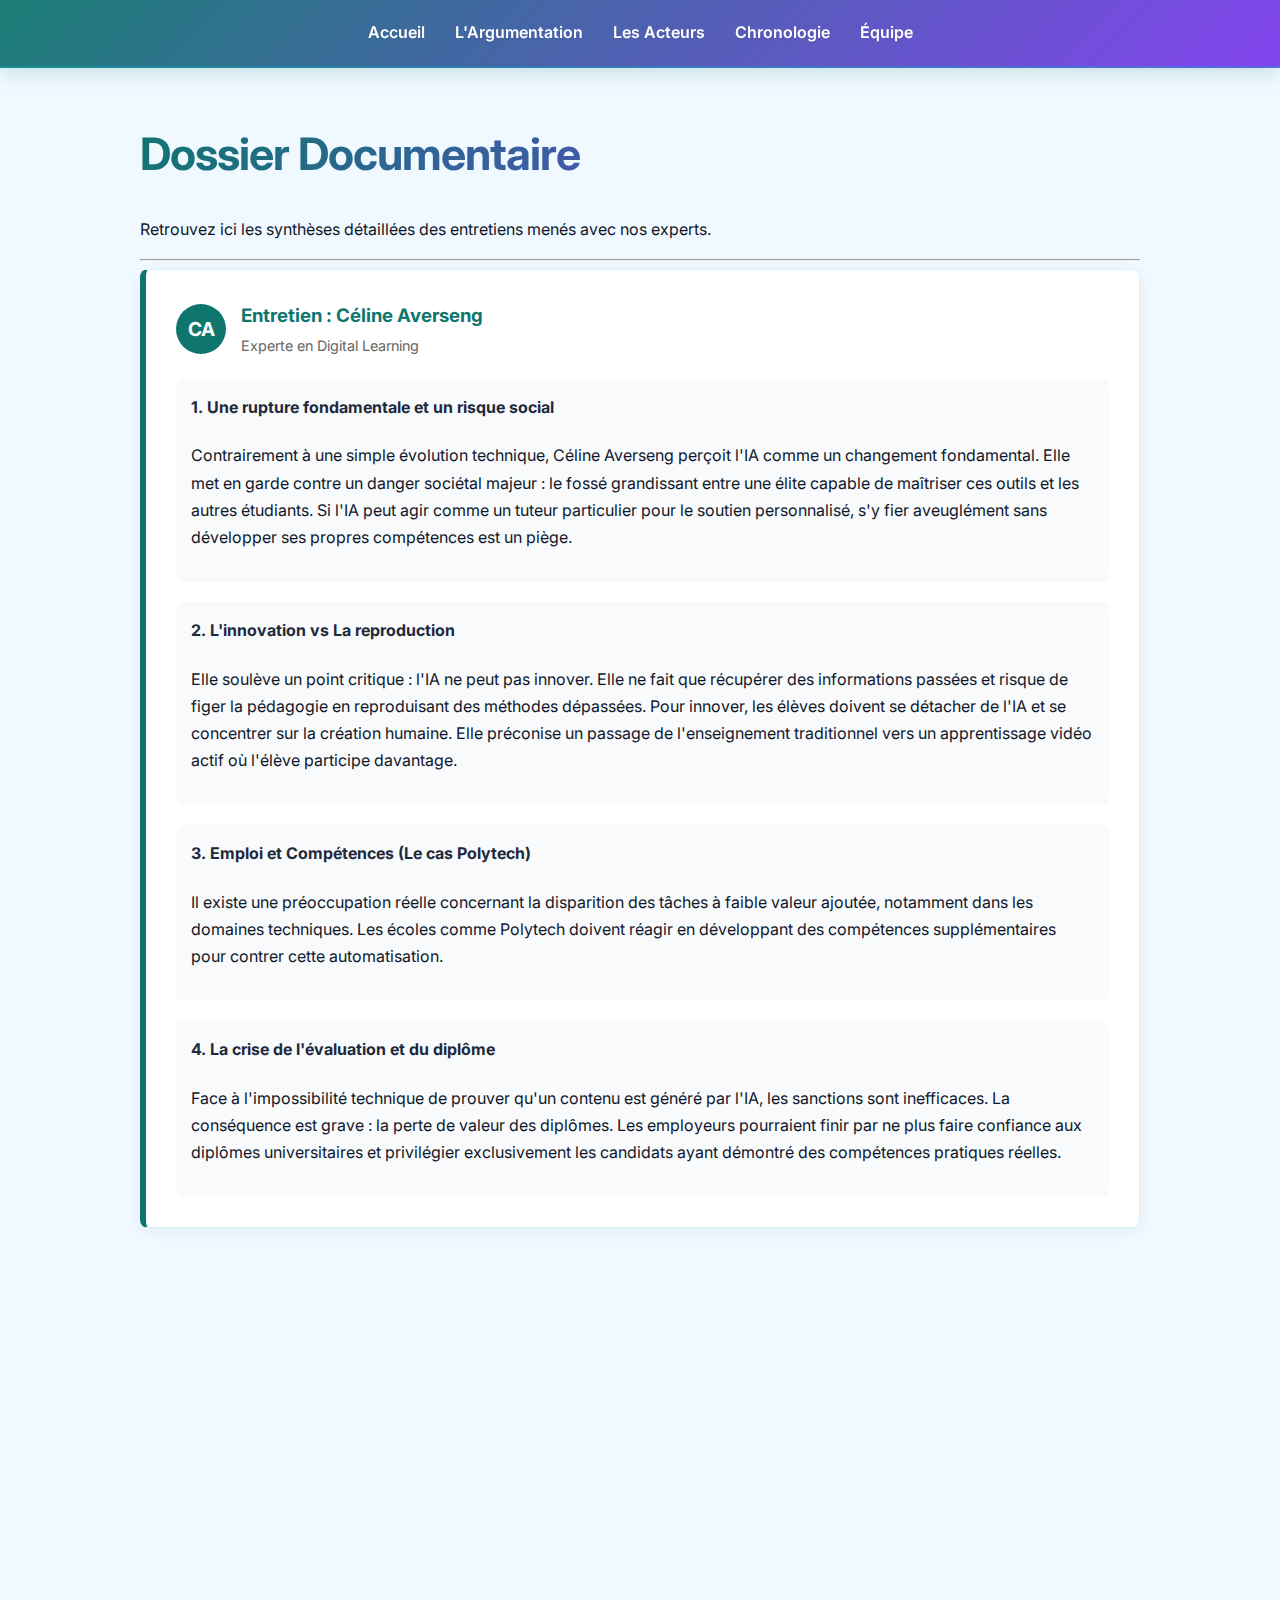
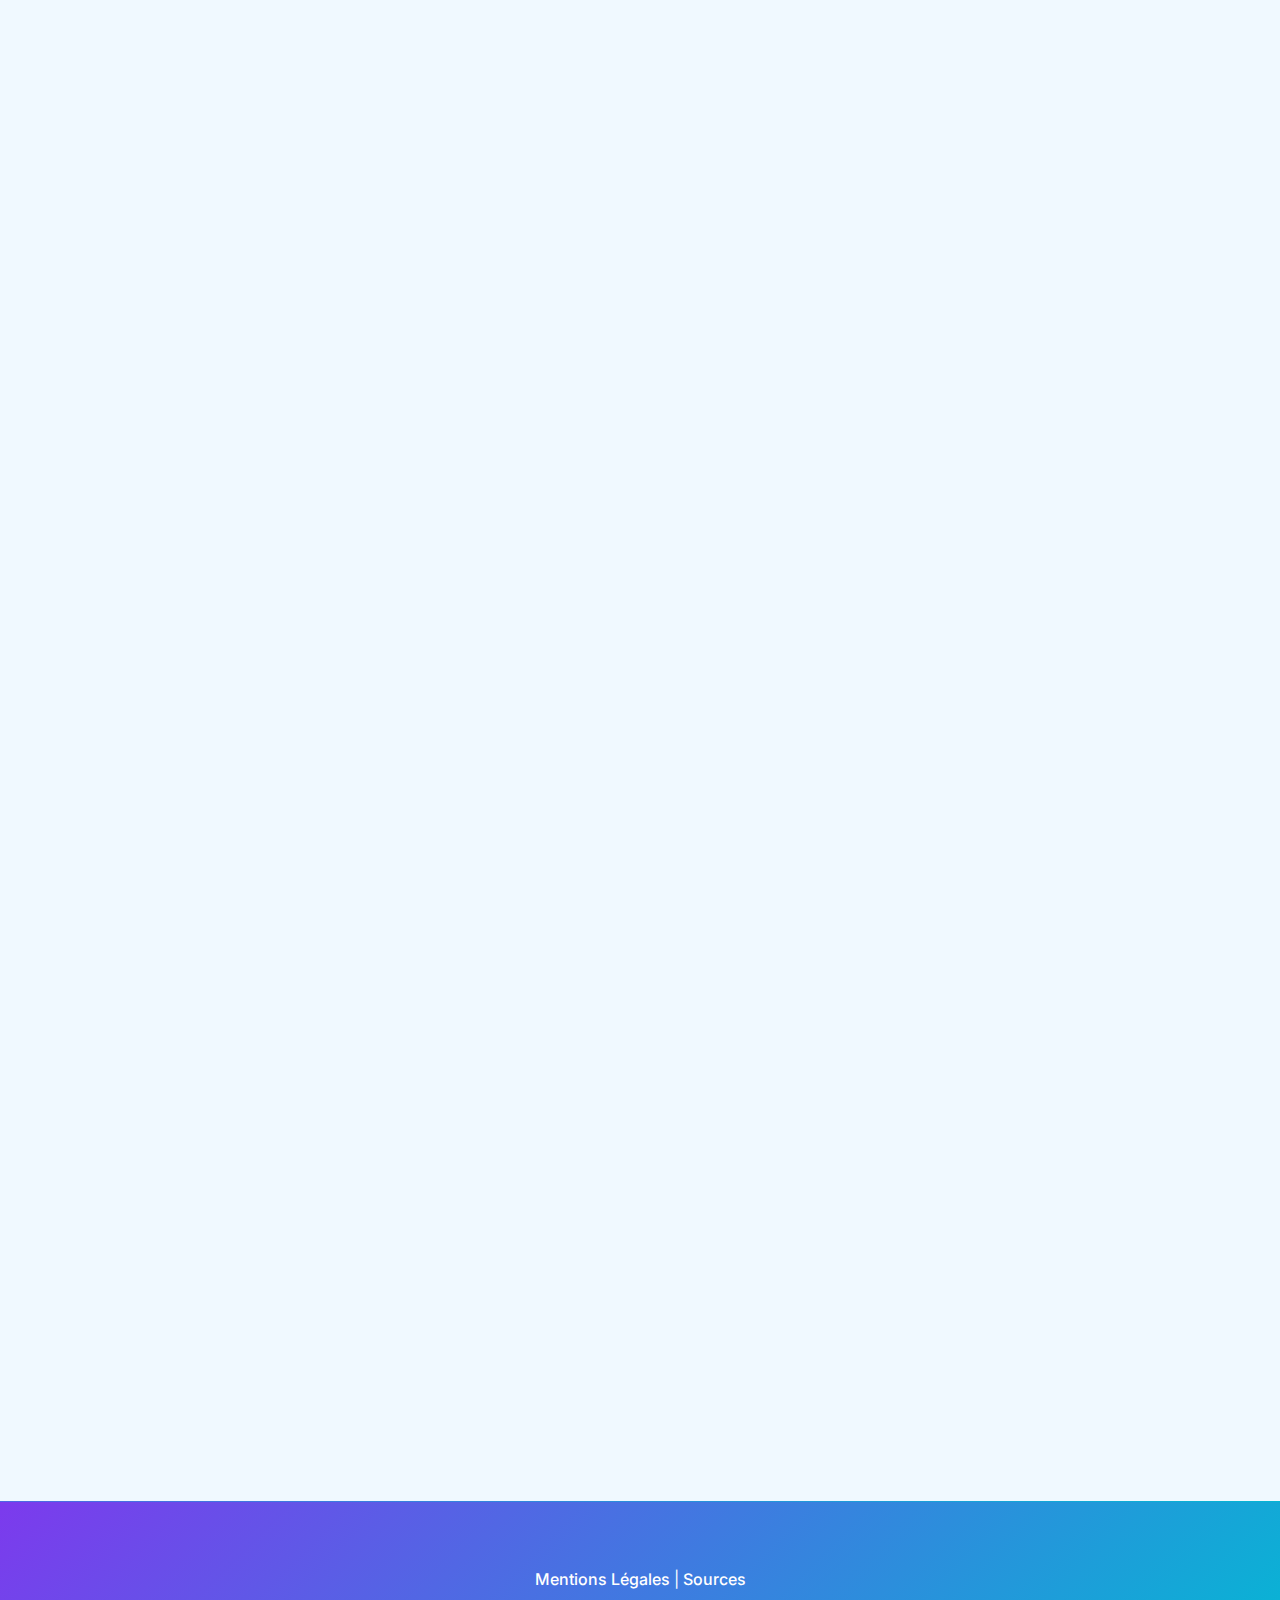
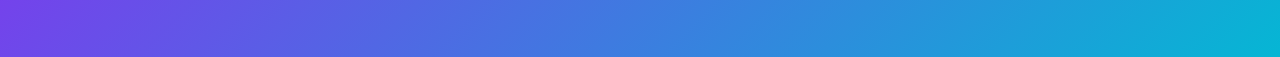
<file: pages/dossier-preuve.html>
<!DOCTYPE html>
<html lang="fr">
<head>
  <meta charset="UTF-8">
  <title>Dossier documentaire</title>
  <link rel="stylesheet" href="../style.css">
</head>
<body>

<header>
  <nav>
    <ul>
      <li><a href="../index.html">Accueil</a></li>
      <li><a href="argumentation.html">L'Argumentation</a></li>
      <li><a href="acteurs.html">Les Acteurs</a></li>
      <li><a href="chronologie.html">Chronologie</a></li>
      <li><a href="equipe.html">Équipe</a></li>
    </ul>
  </nav>
</header>

<main>
  <h1>Dossier Documentaire</h1>
  <p>Retrouvez ici les synthèses détaillées des entretiens menés avec nos experts.</p>
  <hr>

  <section id="averseng" class="reveal" style="background:#fff; padding:30px; margin-bottom:30px; border-left: 6px solid var(--primary); border-radius: 8px; box-shadow: 0 4px 15px rgba(0,0,0,0.05);">
    <div style="display: flex; align-items: center; margin-bottom: 20px;">
      <div style="background: var(--primary); color: white; width: 50px; height: 50px; display: flex; align-items: center; justify-content: center; border-radius: 50%; font-weight: bold; font-size: 1.2rem; margin-right: 15px;">CA</div>
      <div>
        <h3 style="margin: 0; color: var(--primary);">Entretien : Céline Averseng</h3>
        <span style="font-size: 0.9rem; color: #666;">Experte en Digital Learning</span>
      </div>
    </div>

    <div style="display: grid; gap: 20px;">

      <div style="background: #f8fafc; padding: 15px; border-radius: 8px;">
        <h4 style="margin-top: 0; color: #1e293b;">1. Une rupture fondamentale et un risque social</h4>
        <p>
          Contrairement à une simple évolution technique, Céline Averseng perçoit l'IA comme un changement fondamental.
          Elle met en garde contre un danger sociétal majeur : le fossé grandissant entre une élite capable de maîtriser ces outils et les autres étudiants.
          Si l'IA peut agir comme un tuteur particulier pour le soutien personnalisé, s'y fier aveuglément sans développer ses propres compétences est un piège.
        </p>
      </div>

      <div style="background: #f8fafc; padding: 15px; border-radius: 8px;">
        <h4 style="margin-top: 0; color: #1e293b;">2. L'innovation vs La reproduction</h4>
        <p>
          Elle soulève un point critique : l'IA ne peut pas innover. Elle ne fait que récupérer des informations passées et risque de figer la pédagogie
          en reproduisant des méthodes dépassées.
          Pour innover, les élèves doivent se détacher de l'IA et se concentrer sur la création humaine.
          Elle préconise un passage de l'enseignement traditionnel vers un apprentissage vidéo actif où l'élève participe davantage.
        </p>
      </div>

      <div style="background: #f8fafc; padding: 15px; border-radius: 8px;">
        <h4 style="margin-top: 0; color: #1e293b;">3. Emploi et Compétences (Le cas Polytech)</h4>
        <p>
          Il existe une préoccupation réelle concernant la disparition des tâches à faible valeur ajoutée, notamment dans les domaines techniques.
          Les écoles comme Polytech doivent réagir en développant des compétences supplémentaires pour contrer cette automatisation.
        </p>
      </div>

      <div style="background: #f8fafc; padding: 15px; border-radius: 8px;">
        <h4 style="margin-top: 0; color: #1e293b;">4. La crise de l'évaluation et du diplôme</h4>
        <p>
          Face à l'impossibilité technique de prouver qu'un contenu est généré par l'IA, les sanctions sont inefficaces.
          La conséquence est grave : la perte de valeur des diplômes.
          Les employeurs pourraient finir par ne plus faire confiance aux diplômes universitaires et privilégier exclusivement les candidats
          ayant démontré des compétences pratiques réelles.
        </p>
      </div>
    </div>
  </section>

  <section id="pietri" class="reveal" style="background:#fff; padding:30px; margin-bottom:30px; border-left: 6px solid var(--accent); border-radius: 8px; box-shadow: 0 4px 15px rgba(0,0,0,0.05);">
    <div style="display: flex; align-items: center; margin-bottom: 20px;">
      <div style="background: var(--accent); color: white; width: 50px; height: 50px; display: flex; align-items: center; justify-content: center; border-radius: 50%; font-weight: bold; font-size: 1.2rem; margin-right: 15px;">AP</div>
      <div>
        <h3 style="margin: 0; color: #d97706;">Entretien : Antoine Pietri</h3>
        <span style="font-size: 0.9rem; color: #666;">Ingénieur Pédagogique</span>
      </div>
    </div>

    <div style="display: grid; gap: 20px;">

      <div style="background: #fffbeb; padding: 15px; border-radius: 8px;">
        <h4 style="margin-top: 0; color: #92400e;">1. Une continuité brutale et des inégalités</h4>
        <p>
          Pour Antoine Pietri, c'est une continuité brutale qui améliore l'existant sans rupture totale, sauf dans l'usage.
          Il aborde la question des inégalités avec l'exemple de l'anglais (les LLM étant meilleurs dans cette langue).
          Si l'adoption généralisée pourrait réduire ces écarts à long terme, il craint un nivellement par le bas.
        </p>
      </div>

      <div style="background: #fffbeb; padding: 15px; border-radius: 8px;">
        <h4 style="margin-top: 0; color: #92400e;">2. Pratique enseignante : La calculatrice n'a pas tué le calcul mental</h4>
        <p>
          Il utilise des comparaisons historiques fortes : la calculatrice et Wikipédia n'ont pas fait disparaître l'apprentissage.
          Dans son quotidien, il utilise l'IA pour créer ses cours. Cela ne lui fait pas gagner de temps (beaucoup de retravail nécessaire),
          mais la qualité est nettement supérieure.
          Cependant, il insiste : le contact humain reste la clé de l'éducation.
        </p>
      </div>

      <div style="background: #fffbeb; padding: 15px; border-radius: 8px;">
        <h4 style="margin-top: 0; color: #92400e;">3. Adaptation des évaluations et des professeurs</h4>
        <p>
          Pour la première fois, il réintroduit les examens sur papier et met l'accent sur l'oral pour contrer la triche.
          Il utilise l'IA pour générer des idées de sujets, se concentrant ainsi sur le fond plutôt que la forme.
          Il note un manque de formation des enseignants : beaucoup pensent savoir utiliser l'IA mais manquent d'éducation réelle sur le sujet,
          ce qui crée un décalage avec les attentes grandissantes des étudiants.
        </p>
      </div>

      <div style="background: #fffbeb; padding: 15px; border-radius: 8px;">
        <h4 style="margin-top: 0; color: #92400e;">4. Futur radical : Couture et Cuisine à la place des Maths ?</h4>
        <p>
          Sa vision du futur est audacieuse. Il suggère que des cours d'IA devraient être dispensés dès le lycée.
          Plus surprenant, il imagine que si l'IA remplace les matières théoriques, l'école pourrait revenir à des travaux manuels
          (couture, cuisine) que la machine ne peut pas faire.
          Si l'IA génère des cours vidéo parfaits, le prof deviendra un simple accompagnant ou discutant.
        </p>
        <p style="font-style: italic; font-size: 0.9rem; margin-top: 10px;">
          Note : Il cite le prix IG Nobel 2023 de l'éducation pour rappeler que l'ennui des étudiants vient souvent de l'ennui des professeurs.
        </p>
      </div>
    </div>
  </section>

  <section id="sauvage" class="reveal" style="background:#fff; padding:30px; margin-bottom:30px; border-left: 6px solid var(--primary-dark); border-radius: 8px; box-shadow: 0 4px 15px rgba(0,0,0,0.05);">
    <div style="display: flex; align-items: center; margin-bottom: 20px;">
      <div style="background: var(--primary-dark); color: white; width: 50px; height: 50px; display: flex; align-items: center; justify-content: center; border-radius: 50%; font-weight: bold; font-size: 1.2rem; margin-right: 15px;">JS</div>
      <div>
        <h3 style="margin: 0; color: #0f172a;">Entretien : Jérémi Sauvage</h3>
        <span style="font-size: 0.9rem; color: #666;">Enseignant & Chercheur</span>
      </div>
    </div>

    <div style="display: grid; gap: 20px;">

      <div style="background: #f1f5f9; padding: 15px; border-radius: 8px;">
        <h4 style="margin-top: 0; color: #334155;">1. Histoire et Simulacre</h4>
        <p>
          Pour Jérémi Sauvage, l'IA s'inscrit dans la continuité des travaux d'Alan Turing (1950). Il la définit comme un <strong>"simulacre de réponse langagière"</strong> : elle n'a ni conscience ni esprit, elle ne fait que concaténer des mots. C'est une bénédiction pour l'accès à l'information (comme Wikipédia), mais les réactions de peur actuelles sont comparables à celles face aux centrales nucléaires.
        </p>
      </div>

      <div style="background: #f1f5f9; padding: 15px; border-radius: 8px;">
        <h4 style="margin-top: 0; color: #334155;">2. L'illusion de la compétence étudiante</h4>
        <p>
          Une étude montre que les étudiants ne savent pas prompter efficacement. Paradoxalement, les professeurs ont besoin d'utiliser l'IA pour créer des examens "résistants" (en y insérant des consignes précises que l'IA oublie). Il critique la "politique de l'autruche" de ceux qui refusent de s'intéresser à l'outil.
        </p>
      </div>

      <div style="background: #f1f5f9; padding: 15px; border-radius: 8px;">
        <h4 style="margin-top: 0; color: #334155;">3. Risques de manipulation et Effondrement</h4>
        <p>
          Il alerte sur le pouvoir des constructeurs d'IA, qui ne sont pas neutres éthiquement. Modifier le comportement d'une IA pourrait induire des milliers de personnes en erreur (contrôle des masses). Enfin, il évoque des scénarios futurs sombres : un possible effondrement de l'IA sur elle-même (régression) ou des limites énergétiques atteintes.
        </p>
      </div>

    </div>
  </section>

</main>

<footer>
  <p>
    <a href="mentions.html">Mentions Légales</a> |
    <a href="bibliographie.html">Sources</a>
  </p>
</footer>

<script src="../script.js"></script>
</body>
</html>
</file>
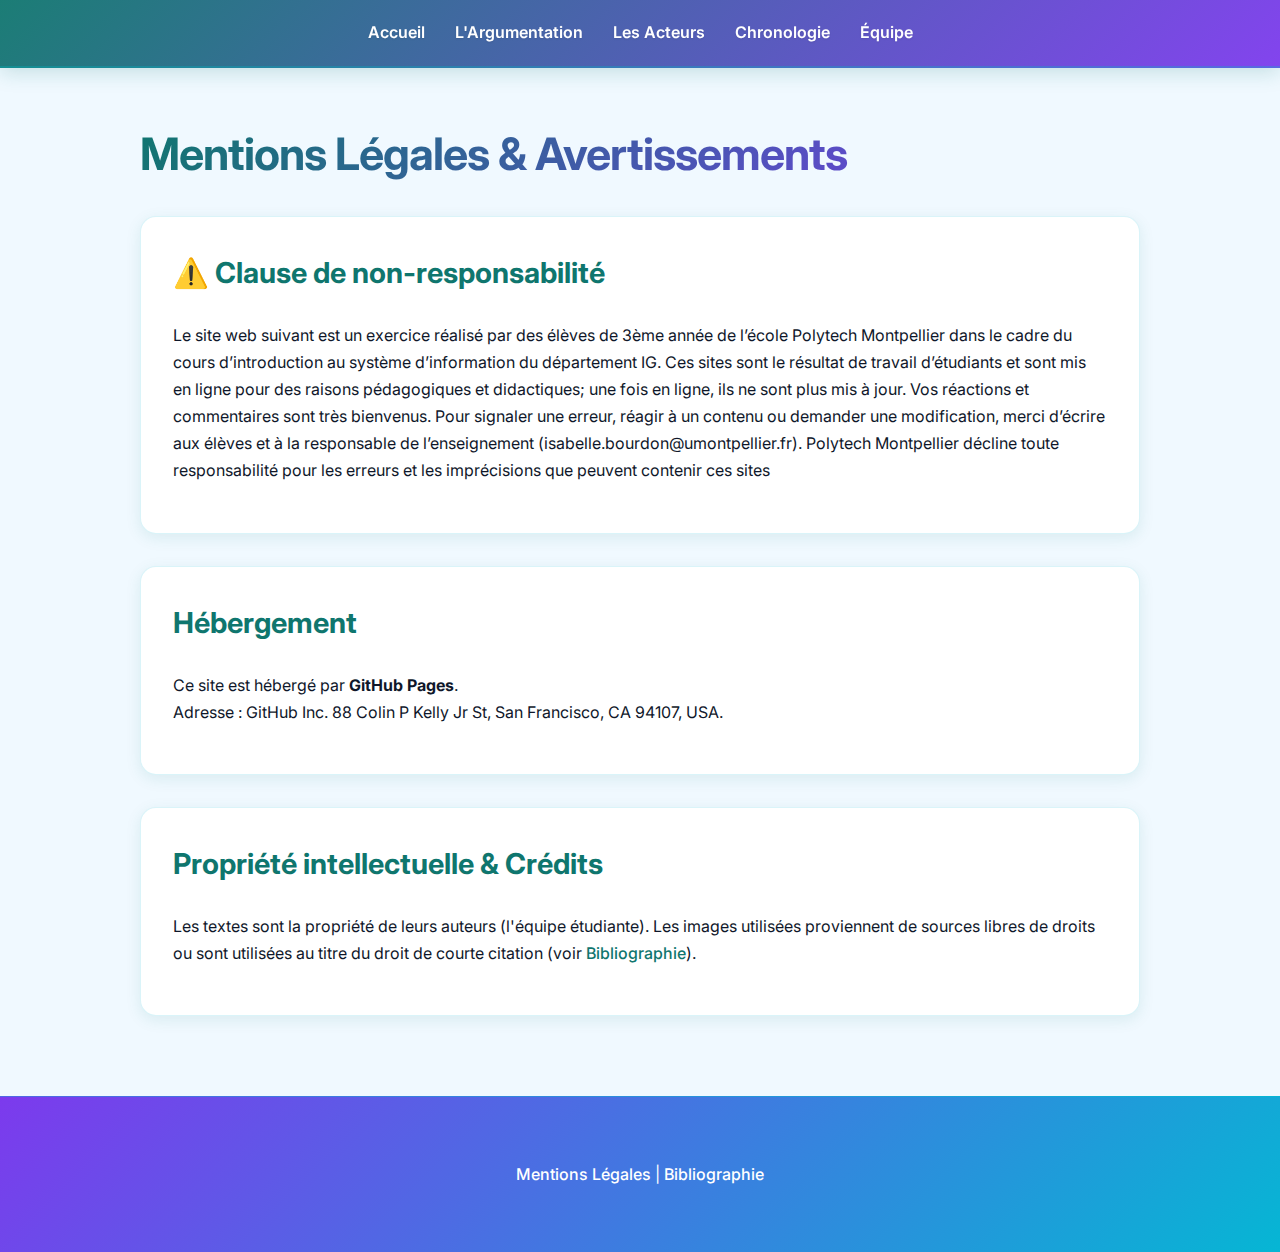
<file: pages/mentions.html>
<!DOCTYPE html>
<html lang="fr">
<head>
  <meta charset="UTF-8">
  <meta name="viewport" content="width=device-width, initial-scale=1.0">
  <title>Mentions Légales</title>
  <link rel="stylesheet" href="../style.css">
</head>
<body>

<header>
  <nav>
    <ul>
      <li><a href="../index.html">Accueil</a></li>
      <li><a href="argumentation.html">L'Argumentation</a></li>
      <li><a href="acteurs.html">Les Acteurs</a></li>
      <li><a href="chronologie.html">Chronologie</a></li>
      <li><a href="equipe.html">Équipe</a></li>
    </ul>
  </nav>
</header>

<main>
  <h1>Mentions Légales & Avertissements</h1>

  <section>
    <h2>⚠️ Clause de non-responsabilité</h2>
    <p>
      Le site web suivant est un exercice réalisé par des élèves de 3ème
      année de l’école Polytech Montpellier dans le cadre du cours
      d’introduction au système d’information du département IG. Ces sites
      sont le résultat de travail d’étudiants et sont mis en ligne pour des
      raisons pédagogiques et didactiques; une fois en ligne, ils ne sont plus
      mis à jour. Vos réactions et commentaires sont très bienvenus. Pour
      signaler une erreur, réagir à un contenu ou demander une
      modification, merci d’écrire aux élèves et à la responsable de
      l’enseignement (isabelle.bourdon@umontpellier.fr). Polytech
      Montpellier décline toute responsabilité pour les erreurs et les
      imprécisions que peuvent contenir ces sites
    </p>
  </section>

  <section>
    <h2>Hébergement</h2>
    <p>
      Ce site est hébergé par <strong>GitHub Pages</strong>.<br>
      Adresse : GitHub Inc. 88 Colin P Kelly Jr St, San Francisco, CA 94107, USA.
    </p>
  </section>

  <section>
    <h2>Propriété intellectuelle & Crédits</h2>
    <p>
      Les textes sont la propriété de leurs auteurs (l'équipe étudiante).
      Les images utilisées proviennent de sources libres de droits ou sont utilisées au titre du droit de courte citation (voir <a href="bibliographie.html">Bibliographie</a>).
    </p>
  </section>

</main>

<footer>
  <p>
    <a href="mentions.html">Mentions Légales</a> |
    <a href="bibliographie.html">Bibliographie</a>
  </p>
</footer>

<script src="../script.js"></script>
</body>
</html>
</file>
<file: style.css>
/* style.css - Version 2.0 (Design Moderne) */
@import url('https://fonts.googleapis.com/css2?family=Inter:wght@300;400;600;700&display=swap');

:root {
    --primary: #0f766e;       /* Teal vibrant pour l'IA */
    --primary-dark: #134e4a;
    --secondary: #7c3aed;     /* Violet élégant */
    --accent: #06b6d4;        /* Cyan brillant */
    --text-main: #0f172a;     /* Quasi-noir */
    --text-light: #475569;
    --bg-body: #f0f9ff;
    --bg-card: #ffffff;
    --gradient-1: linear-gradient(135deg, #0f766e 0%, #7c3aed 100%);
    --gradient-2: linear-gradient(135deg, #7c3aed 0%, #06b6d4 100%);
    --shadow-sm: 0 1px 3px rgba(15,118,110,0.15);
    --shadow-lg: 0 20px 25px -5px rgba(15,118,110,0.2), 0 10px 10px -5px rgba(124,58,237,0.1);
}

/* --- Base --- */
body {
    font-family: 'Inter', sans-serif;
    color: var(--text-main);
    background-color: var(--bg-body);
    margin: 0;
    line-height: 1.7;
    display: flex;
    flex-direction: column;
    min-height: 100vh;
    overflow-x: hidden; /* Empêche le scroll horizontal accidentel */
}

h1, h2, h3 { font-weight: 700; margin-top: 0; }
h1 { font-size: 2.8rem; letter-spacing: -1px; margin-bottom: 1.5rem; background: var(--gradient-1); -webkit-background-clip: text; -webkit-text-fill-color: transparent; background-clip: text; }
h2 { color: var(--primary); font-size: 1.8rem; }
h3 { color: var(--text-main); }
a { color: var(--primary); text-decoration: none; transition: all 0.3s; font-weight: 500; }
a:hover { color: var(--accent); text-decoration: underline; }

.button {
    display: inline-block;
    background: var(--gradient-1) !important;
    color: white !important;
    padding: 12px 28px !important;
    border-radius: 8px;
    font-weight: 600;
    transition: all 0.3s;
    text-decoration: none !important;
    border: none;
    cursor: pointer;
}

.button:hover {
    transform: translateY(-2px);
    box-shadow: 0 12px 24px rgba(15,118,110,0.3);
    text-decoration: none !important;
}

/* --- Navigation Glassmorphism --- */
header {
    background: linear-gradient(135deg, rgba(15,118,110,0.95) 0%, rgba(124,58,237,0.95) 100%);
    backdrop-filter: blur(10px); /* L'effet verre dépoli */
    -webkit-backdrop-filter: blur(10px);
    position: sticky;
    top: 0;
    z-index: 1000;
    border-bottom: 2px solid rgba(6,182,212,0.3);
    padding: 1.2rem 0;
    box-shadow: 0 4px 20px rgba(15,118,110,0.2);
}

nav ul {
    display: flex;
    justify-content: center;
    list-style: none;
    padding: 0;
    gap: 30px;
    margin: 0;
}

nav a {
    color: white;
    font-weight: 600;
    position: relative;
    padding: 5px 0;
    text-shadow: 0 1px 2px rgba(0,0,0,0.1);
}

/* Petit trait animé sous les liens du menu */
nav a::after {
    content: '';
    position: absolute;
    width: 0;
    height: 2px;
    bottom: 0;
    left: 0;
    background-color: #06b6d4;
    transition: width 0.3s ease;
}
nav a:hover::after { width: 100%; }

/* --- Contenu --- */
main {
    flex: 1;
    width: 100%;
    max-width: 1000px;
    margin: 3rem auto;
    padding: 0 1.5rem;
}

/* --- Cartes & Sections (Ombres douces) --- */
article, section, .actor-card, .team-card {
    background: var(--bg-card);
    border-radius: 16px;
    box-shadow: 0 4px 15px rgba(15,118,110,0.1);
    padding: 2rem;
    margin-bottom: 2rem;
    transition: all 0.4s cubic-bezier(0.4, 0, 0.2, 1);
    border: 1px solid rgba(6,182,212,0.15);
}

/* Effet Hover générique */
.actor-card:hover, .team-card:hover {
    transform: translateY(-8px);
    box-shadow: 0 20px 25px -5px rgba(15,118,110,0.25);
    border-color: rgba(124,58,237,0.3);
}

/* --- Animations (Scroll Reveal) --- */
/* Cette classe sera ajoutée via JS */
.reveal {
    opacity: 0;
    transform: translateY(30px);
    transition: all 0.8s ease-out;
}

.reveal.active {
    opacity: 1;
    transform: translateY(0);
}

/* --- Page Équipe Spécifique --- */
.team-grid {
    display: block;
    grid-template-columns: repeat(auto-fit, minmax(250px, 1fr));
    gap: 2rem;
}

.team-card {
    text-align: center;
    position: relative;
    overflow: hidden;
}

.team-photo {
    width: 120px;
    height: 120px;
    border-radius: 50%;
    object-fit: cover;
    margin-bottom: 1rem;
    border: 3px solid var(--primary);
    transition: transform 0.3s;
}

.team-card:hover .team-photo {
    transform: scale(1.1);
}

.team-role {
    display: inline-block;
    background: #eff6ff;
    color: var(--primary);
    padding: 0.25rem 0.75rem;
    border-radius: 20px;
    font-size: 0.85rem;
    font-weight: 600;
    margin-bottom: 0.5rem;
}

/* --- Footer --- */
footer {
    background: linear-gradient(135deg, #7c3aed 0%, #06b6d4 100%);
    color: #ffffff;
    text-align: center;
    padding: 3rem 1rem;
    margin-top: auto;
    border-top: 1px solid rgba(6,182,212,0.3);
}
footer a { color: #ffffff; transition: color 0.3s; }
footer a:hover { color: #f0f9ff; text-decoration: underline; }

.disclaimer {
    border: 1px solid rgba(6,182,212,0.3);
    background: linear-gradient(135deg, rgba(15,118,110,0.05) 0%, rgba(124,58,237,0.05) 100%);
    padding: 1.2rem;
    border-radius: 12px;
    display: inline-block;
    margin-bottom: 1.5rem;
    font-size: 0.9rem;
    color: var(--text-main);
}
</file>
